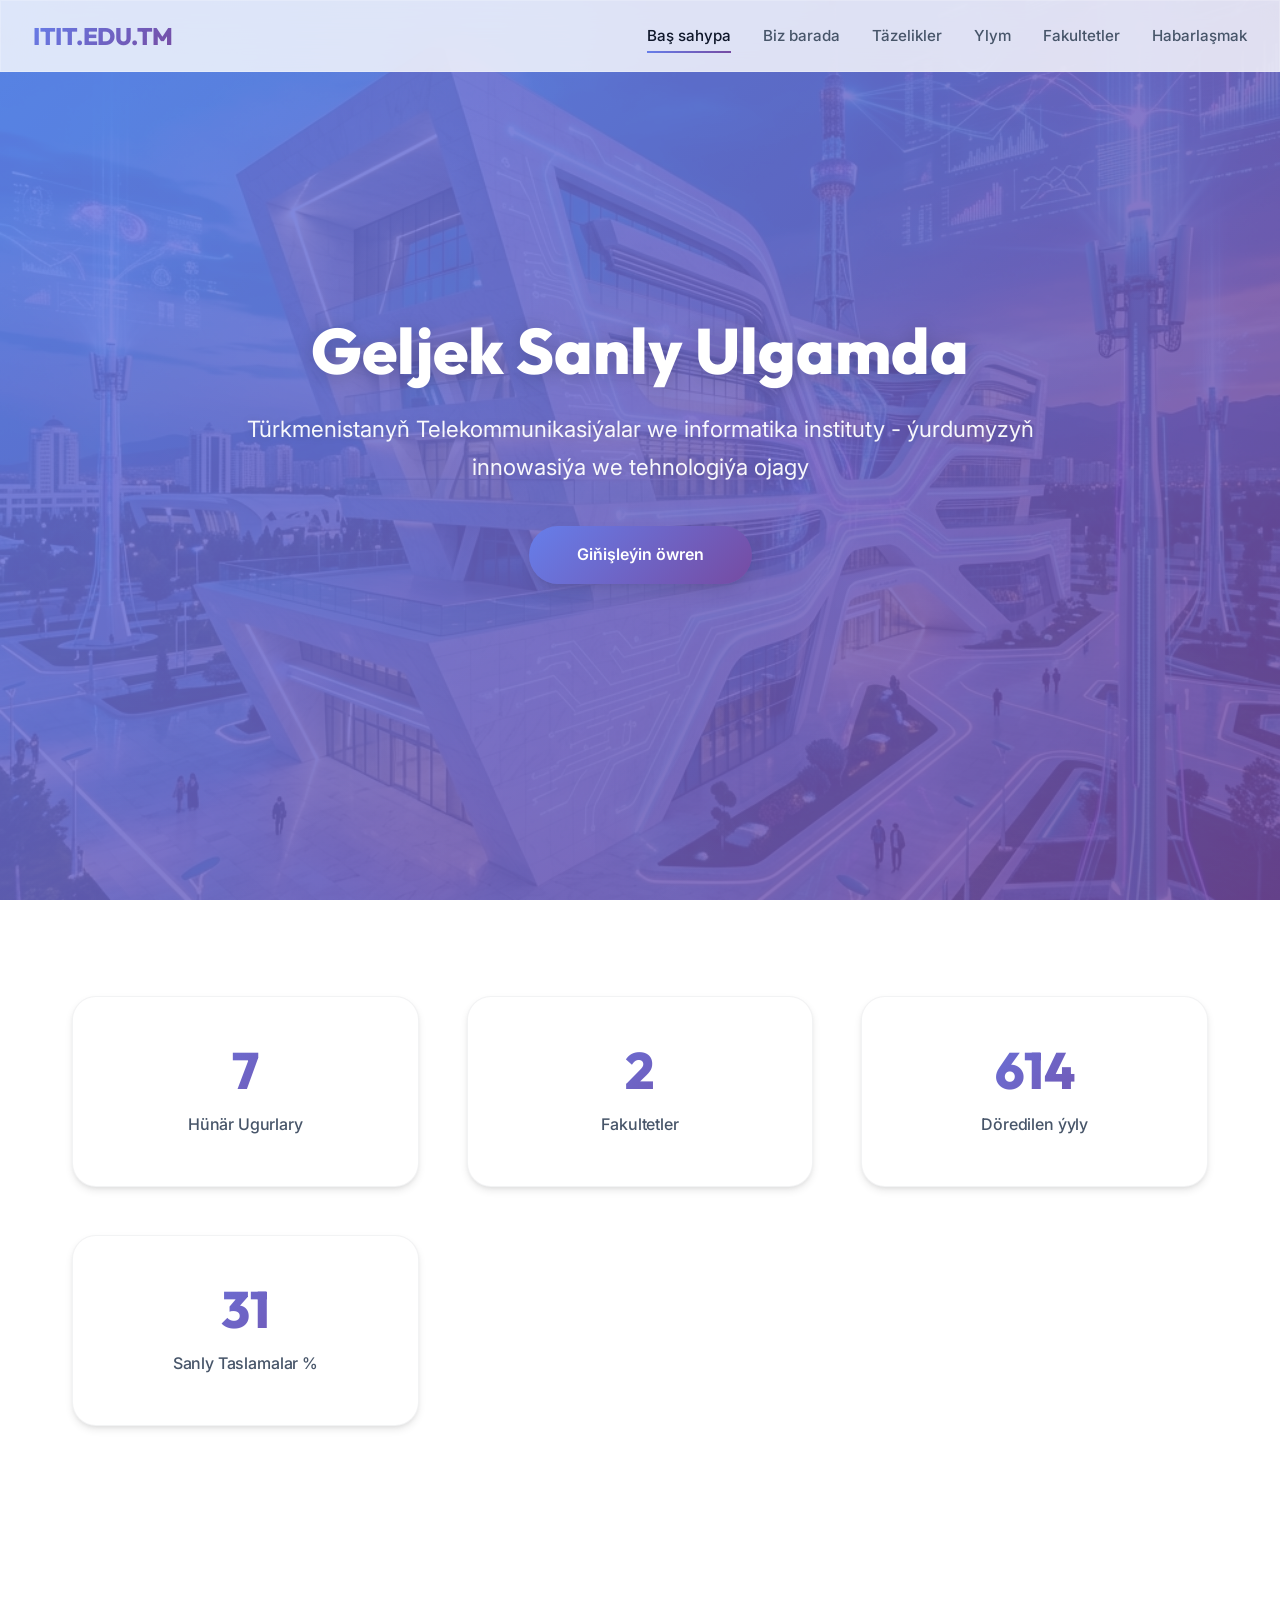
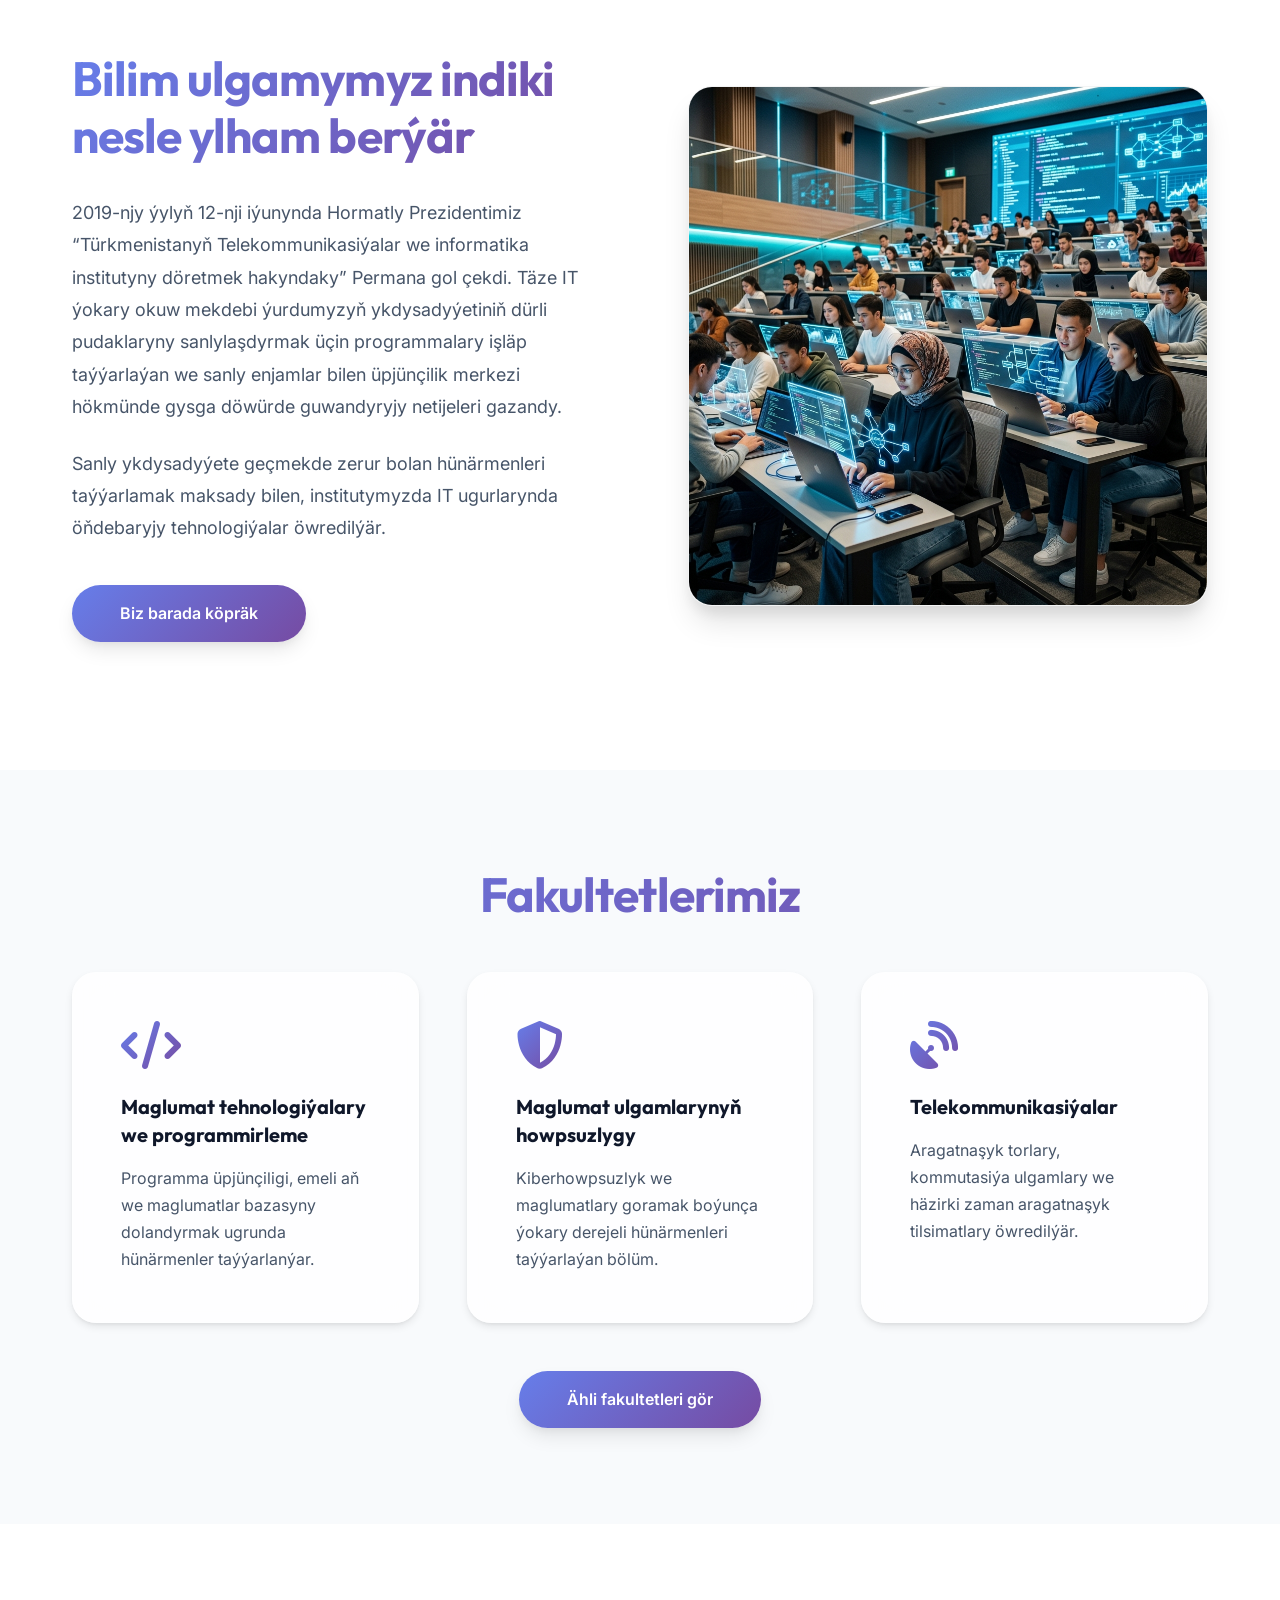
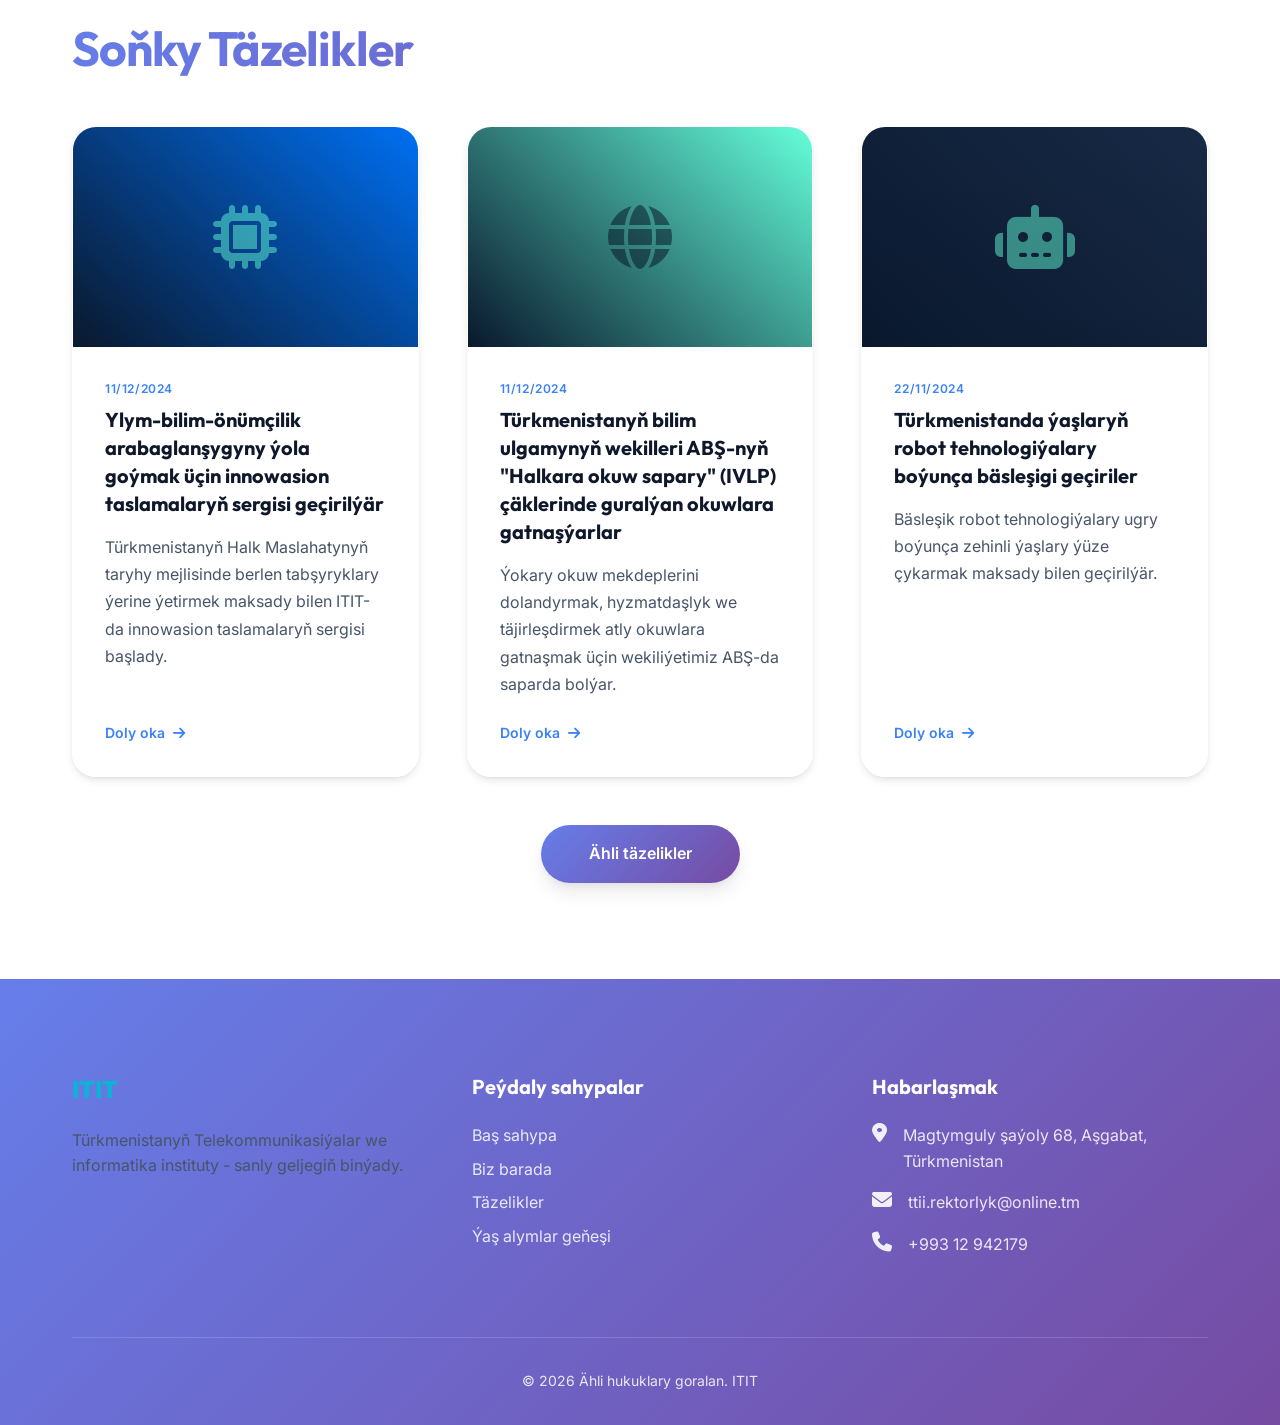
<file: index.html>
<!DOCTYPE html>
<html lang="tk">
<head>
    <meta charset="UTF-8">
    <meta name="viewport" content="width=device-width, initial-scale=1.0">
    <meta name="description" content="Türkmenistanyň Telekommunikasiýalar we informatika instituty - Ýurdumyzyň sanly ykdysadyýetini ösdürmek üçin IT hünärmenleri taýýarlaýan ýokary okuw mekdebi.">
    <title>Baş sahypa | ITIT</title>
    <link rel="stylesheet" href="style.css">
    <!-- Font Awesome for Icons -->
    <link rel="stylesheet" href="https://cdnjs.cloudflare.com/ajax/libs/font-awesome/6.4.0/css/all.min.css">
</head>
<body>
    <!-- Header / Navigation -->
    <header class="glass">
        <div class="nav-container">
            <a href="index.html" class="logo">ITIT.EDU.TM</a>
            
            <nav>
                <ul class="nav-links">
                    <li><a href="index.html" class="active">Baş sahypa</a></li>
                    <li><a href="about.html">Biz barada</a></li>
                    <li><a href="news.html">Täzelikler</a></li>
                    <li><a href="science.html">Ylym</a></li>
                    <li><a href="faculties.html">Fakultetler</a></li>
                    <li><a href="contact.html">Habarlaşmak</a></li>
                </ul>
            </nav>

            <button class="hamburger">
                <span class="bar"></span>
                <span class="bar"></span>
                <span class="bar"></span>
            </button>
        </div>
    </header>

    <!-- Hero Section -->
    <section class="hero" id="home">
        <div class="hero-bg"></div>
        <div class="hero-overlay"></div>
        <div class="hero-content">
            <h1 class="hero-title">Geljek Sanly Ulgamda</h1>
            <p class="hero-subtitle">Türkmenistanyň Telekommunikasiýalar we informatika instituty - ýurdumyzyň innowasiýa we tehnologiýa ojagy</p>
            <a href="about.html" class="btn btn-primary">Giňişleýin öwren</a>
        </div>
    </section>

    <!-- Stats Section -->
    <section class="stats-section">
        <div class="container">
            <div class="stats-grid">
                <div class="stat-item reveal">
                    <div class="stat-number" data-target="21">0</div>
                    <div class="stat-label">Hünär Ugurlary</div>
                </div>
                <div class="stat-item reveal" style="transition-delay: 0.2s">
                    <div class="stat-number" data-target="5">0</div>
                    <div class="stat-label">Fakultetler</div>
                </div>
                <div class="stat-item reveal" style="transition-delay: 0.4s">
                    <div class="stat-number" data-target="2019">0</div>
                    <div class="stat-label">Döredilen ýyly</div>
                </div>
                <div class="stat-item reveal" style="transition-delay: 0.6s">
                    <div class="stat-number" data-target="100">0</div>
                    <div class="stat-label">Sanly Taslamalar %</div>
                </div>
            </div>
        </div>
    </section>

    <!-- About Snippet Section -->
    <section class="about-section">
        <div class="container">
            <div class="about-content">
                <div class="about-text reveal-left">
                    <h2 class="section-title">Bilim ulgamymyz indiki nesle ylham berýär</h2>
                    <p>2019-njy ýylyň 12-nji iýunynda Hormatly Prezidentimiz “Türkmenistanyň Telekommunikasiýalar we informatika institutyny döretmek hakyndaky” Permana gol çekdi. Täze IT ýokary okuw mekdebi ýurdumyzyň ykdysadyýetiniň dürli pudaklaryny sanlylaşdyrmak üçin programmalary işläp taýýarlaýan we sanly enjamlar bilen üpjünçilik merkezi hökmünde gysga döwürde guwandyryjy netijeleri gazandy.</p>
                    <p>Sanly ykdysadyýete geçmekde zerur bolan hünärmenleri taýýarlamak maksady bilen, institutymyzda IT ugurlarynda öňdebaryjy tehnologiýalar öwredilýär.</p>
                    <a href="about.html" class="btn btn-primary" style="margin-top: 1rem;">Biz barada köpräk</a>
                </div>
                <div class="about-image-wrapper reveal-right">
                    <img src="images/about-section.png" alt="Talyplar IT laboratoriýasynda" class="about-image">
                </div>
            </div>
        </div>
    </section>

    <!-- Faculties Overview Section -->
    <section class="faculties-section">
        <div class="faculties-overlay"></div>
        <div class="container">
            <h2 class="section-title reveal" style="text-align: center; width: 100%;">Fakultetlerimiz</h2>
            
            <div class="faculties-grid">
                <a href="faculties.html" class="faculty-card glass reveal" style="transition-delay: 0.1s">
                    <i class="fa-solid fa-code faculty-icon"></i>
                    <h3 class="faculty-title">Maglumat tehnologiýalary we programmirleme</h3>
                    <p class="faculty-desc">Programma üpjünçiligi, emeli aň we maglumatlar bazasyny dolandyrmak ugrunda hünärmenler taýýarlanýar.</p>
                </a>
                
                <a href="faculties.html" class="faculty-card glass reveal" style="transition-delay: 0.2s">
                    <i class="fa-solid fa-shield-halved faculty-icon"></i>
                    <h3 class="faculty-title">Maglumat ulgamlarynyň howpsuzlygy</h3>
                    <p class="faculty-desc">Kiberhowpsuzlyk we maglumatlary goramak boýunça ýokary derejeli hünärmenleri taýýarlaýan bölüm.</p>
                </a>
                
                <a href="faculties.html" class="faculty-card glass reveal" style="transition-delay: 0.3s">
                    <i class="fa-solid fa-satellite-dish faculty-icon"></i>
                    <h3 class="faculty-title">Telekommunikasiýalar</h3>
                    <p class="faculty-desc">Aragatnaşyk torlary, kommutasiýa ulgamlary we häzirki zaman aragatnaşyk tilsimatlary öwredilýär.</p>
                </a>
            </div>
            
            <div style="text-align: center; margin-top: 3rem; position: relative; z-index: 1;" class="reveal">
                <a href="faculties.html" class="btn btn-primary">Ähli fakultetleri gör</a>
            </div>
        </div>
    </section>

    <!-- Latest News Section -->
    <section class="news-section">
        <div class="container">
            <h2 class="section-title reveal">Soňky Täzelikler</h2>
            
            <div class="news-grid">
                <div class="news-card glass reveal" style="transition-delay: 0.1s">
                    <div class="news-img-wrapper">
                        <!-- Placeholder for generic tech news image -->
                        <div style="width: 100%; height: 100%; background: linear-gradient(45deg, #0a1930, #0070f3); display: flex; align-items: center; justify-content: center;">
                            <i class="fa-solid fa-microchip" style="font-size: 4rem; color: rgba(100, 255, 218, 0.5);"></i>
                        </div>
                    </div>
                    <div class="news-content">
                        <div class="news-date">11/12/2024</div>
                        <h3 class="news-title">Ylym-bilim-önümçilik arabaglanşygyny ýola goýmak üçin innowasion taslamalaryň sergisi geçirilýär</h3>
                        <p class="news-excerpt">Türkmenistanyň Halk Maslahatynyň taryhy mejlisinde berlen tabşyryklary ýerine ýetirmek maksady bilen ITIT-da innowasion taslamalaryň sergisi başlady.</p>
                        <a href="news.html" class="news-link">Doly oka <i class="fa-solid fa-arrow-right"></i></a>
                    </div>
                </div>

                <div class="news-card glass reveal" style="transition-delay: 0.2s">
                    <div class="news-img-wrapper">
                        <div style="width: 100%; height: 100%; background: linear-gradient(45deg, #0a1930, #64ffda); display: flex; align-items: center; justify-content: center;">
                            <i class="fa-solid fa-globe" style="font-size: 4rem; color: rgba(4, 13, 33, 0.5);"></i>
                        </div>
                    </div>
                    <div class="news-content">
                        <div class="news-date">11/12/2024</div>
                        <h3 class="news-title">Türkmenistanyň bilim ulgamynyň wekilleri ABŞ-nyň "Halkara okuw sapary" (IVLP) çäklerinde guralýan okuwlara gatnaşýarlar</h3>
                        <p class="news-excerpt">Ýokary okuw mekdeplerini dolandyrmak, hyzmatdaşlyk we täjirleşdirmek atly okuwlara gatnaşmak üçin wekiliýetimiz ABŞ-da saparda bolýar.</p>
                        <a href="news.html" class="news-link">Doly oka <i class="fa-solid fa-arrow-right"></i></a>
                    </div>
                </div>

                <div class="news-card glass reveal" style="transition-delay: 0.3s">
                    <div class="news-img-wrapper">
                        <div style="width: 100%; height: 100%; background: linear-gradient(45deg, #0a1930, #172a45); display: flex; align-items: center; justify-content: center;">
                            <i class="fa-solid fa-robot" style="font-size: 4rem; color: rgba(100, 255, 218, 0.5);"></i>
                        </div>
                    </div>
                    <div class="news-content">
                        <div class="news-date">22/11/2024</div>
                        <h3 class="news-title">Türkmenistanda ýaşlaryň robot tehnologiýalary boýunça bäsleşigi geçiriler</h3>
                        <p class="news-excerpt">Bäsleşik robot tehnologiýalary ugry boýunça zehinli ýaşlary ýüze çykarmak maksady bilen geçirilýär.</p>
                        <a href="news.html" class="news-link">Doly oka <i class="fa-solid fa-arrow-right"></i></a>
                    </div>
                </div>
            </div>
            
            <div style="text-align: center; margin-top: 3rem;" class="reveal">
                <a href="news.html" class="btn btn-primary">Ähli täzelikler</a>
            </div>
        </div>
    </section>

    <!-- Footer -->
    <footer>
        <div class="container">
            <div class="footer-content">
                <div class="footer-col">
                    <h3 style="color: var(--accent-cyan); font-family: 'Outfit', sans-serif; font-size: 1.5rem; font-weight: 800;">ITIT</h3>
                    <p style="color: var(--text-secondary); margin-top: 1rem;">Türkmenistanyň Telekommunikasiýalar we informatika instituty - sanly geljegiň binýady.</p>
                </div>
                
                <div class="footer-col">
                    <h3>Peýdaly sahypalar</h3>
                    <ul class="footer-links">
                        <li><a href="index.html">Baş sahypa</a></li>
                        <li><a href="about.html">Biz barada</a></li>
                        <li><a href="news.html">Täzelikler</a></li>
                        <li><a href="science.html">Ýaş alymlar geňeşi</a></li>
                    </ul>
                </div>
                
                <div class="footer-col">
                    <h3>Habarlaşmak</h3>
                    <ul class="contact-info footer-links">
                        <li>
                            <i class="fa-solid fa-location-dot"></i>
                            <span>Magtymguly şaýoly 68, Aşgabat, Türkmenistan</span>
                        </li>
                        <li>
                            <i class="fa-solid fa-envelope"></i>
                            <a href="mailto:ttii.rektorlyk@online.tm">ttii.rektorlyk@online.tm</a>
                        </li>
                        <li>
                            <i class="fa-solid fa-phone"></i>
                            <a href="tel:+99312942179">+993 12 942179</a>
                        </li>
                    </ul>
                </div>
            </div>
            
            <div class="footer-bottom">
                <p>&copy; <script>document.write(new Date().getFullYear())</script> Ähli hukuklary goralan. ITIT</p>
            </div>
        </div>
    </footer>

    <script src="script.js"></script>
</body>
</html>
</file>
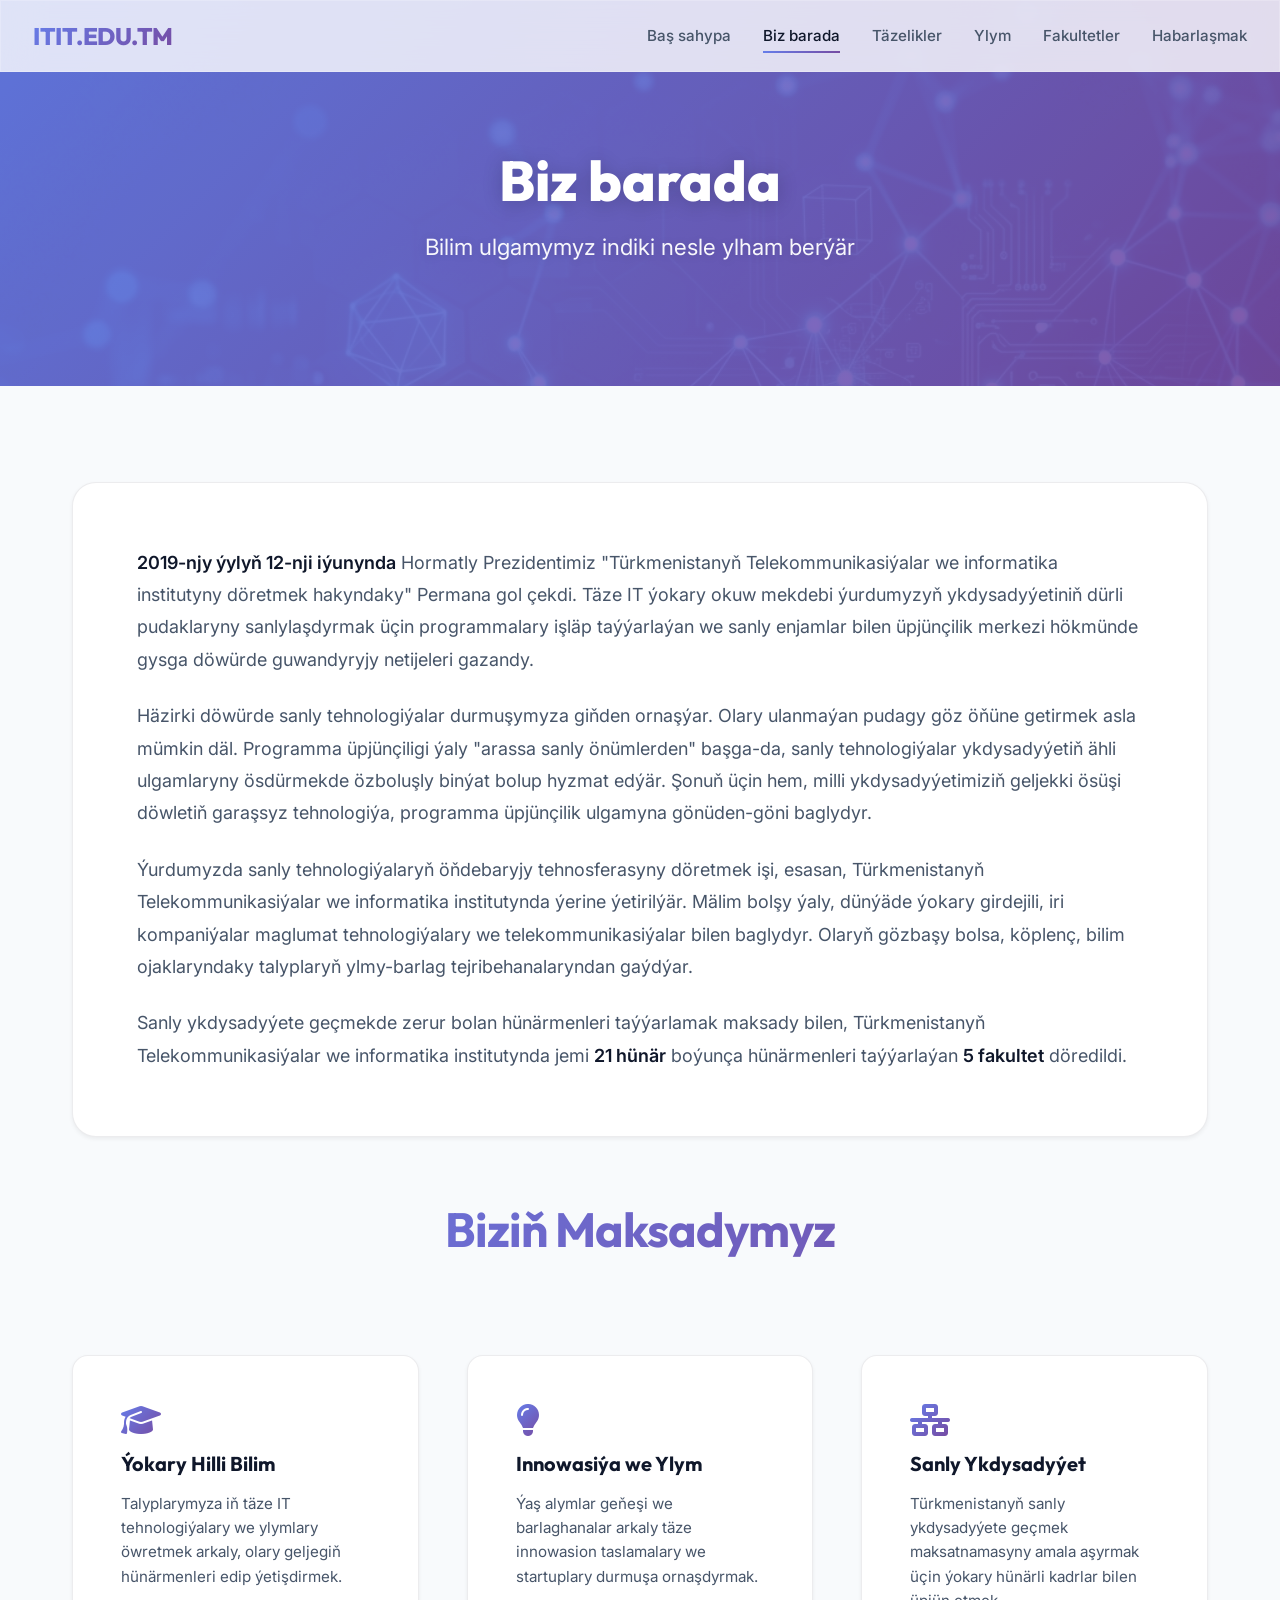
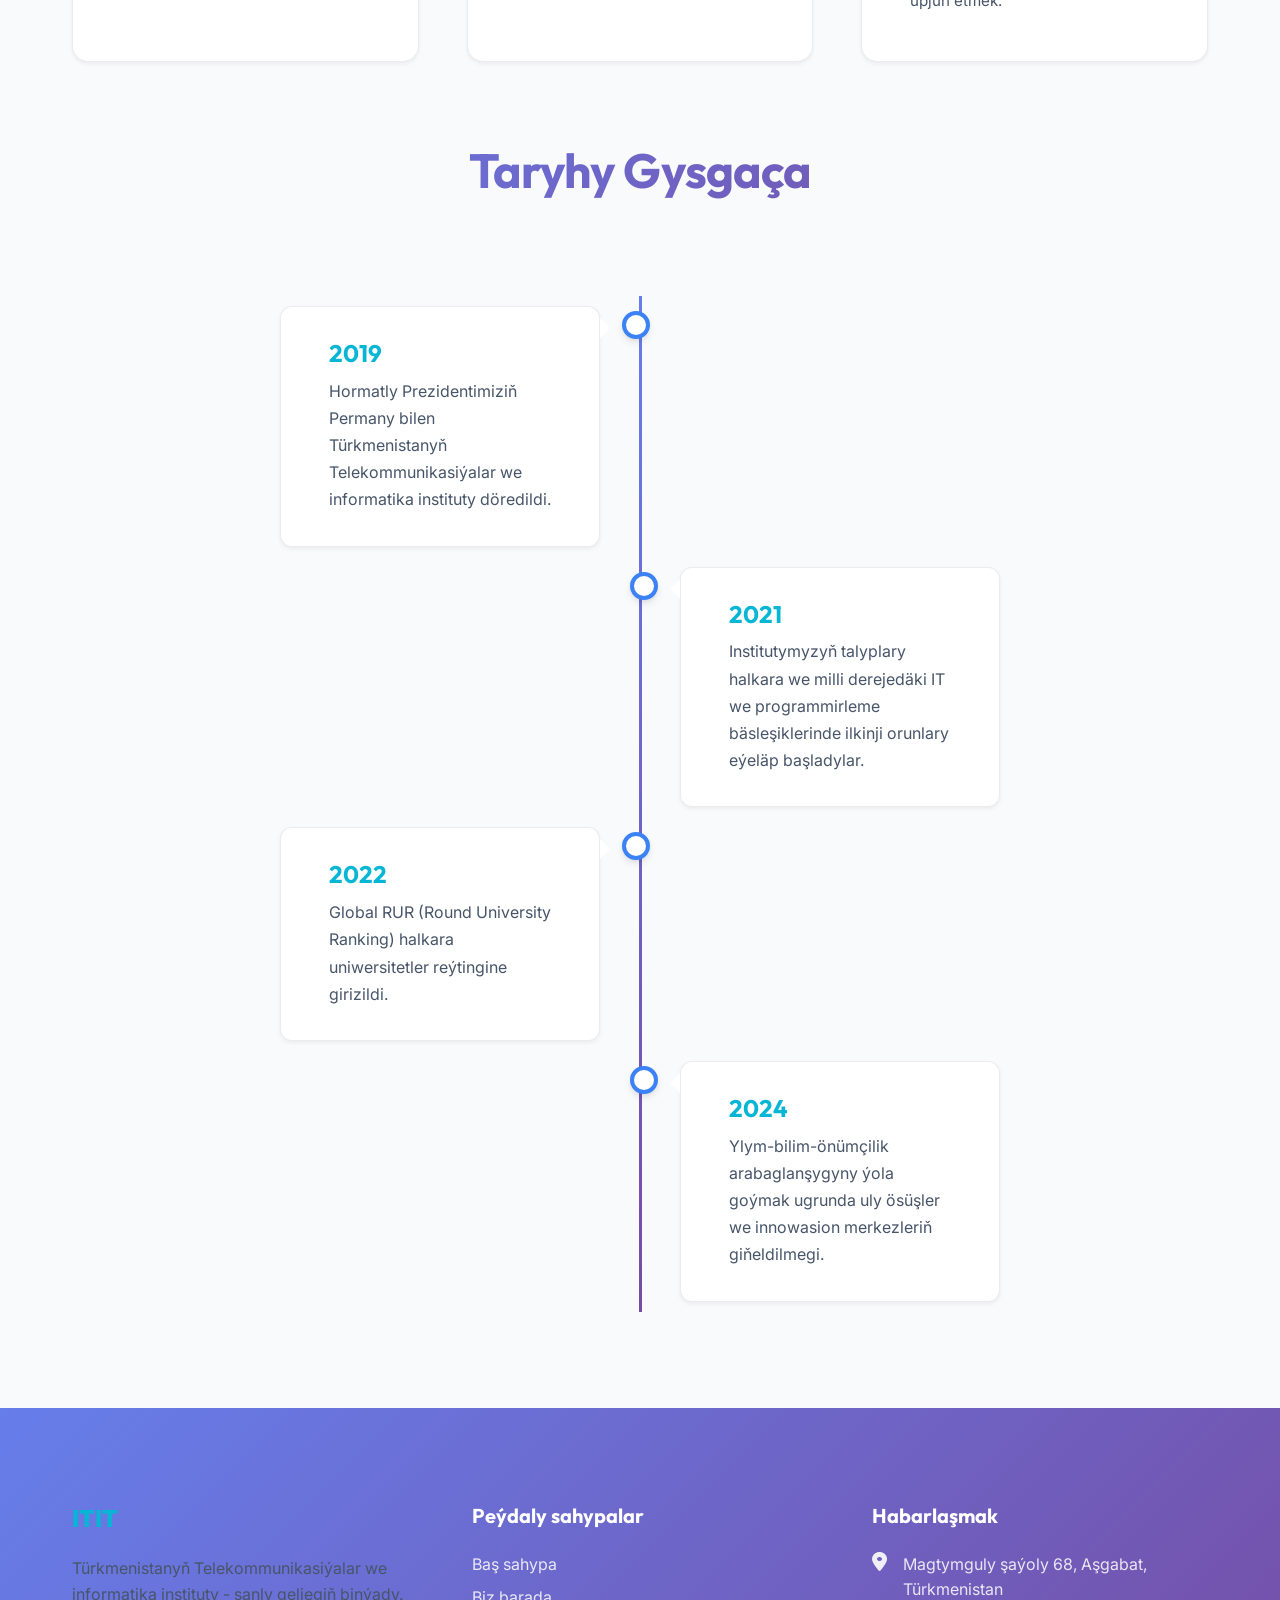
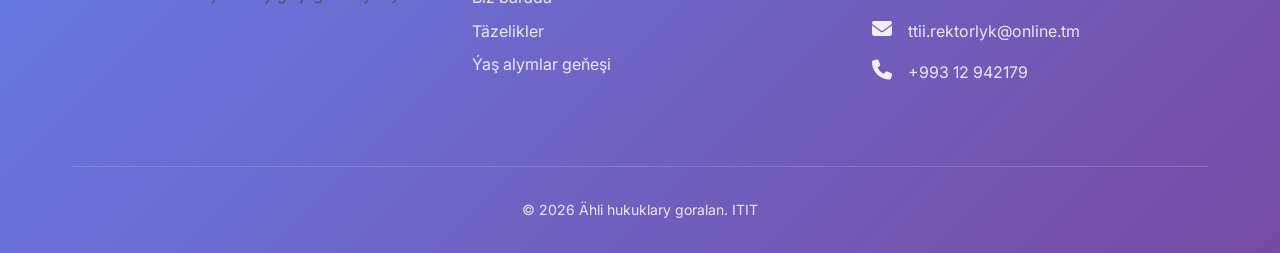
<file: about.html>
<!DOCTYPE html>
<html lang="tk">
<head>
    <meta charset="UTF-8">
    <meta name="viewport" content="width=device-width, initial-scale=1.0">
    <meta name="description" content="Türkmenistanyň Telekommunikasiýalar we informatika instituty - Biz barada">
    <title>Biz barada | ITIT</title>
    <link rel="stylesheet" href="style.css">
    <link rel="stylesheet" href="https://cdnjs.cloudflare.com/ajax/libs/font-awesome/6.4.0/css/all.min.css">
</head>
<body>
    <!-- Header -->
    <header class="glass">
        <div class="nav-container">
            <a href="index.html" class="logo">ITIT.EDU.TM</a>
            
            <nav>
                <ul class="nav-links">
                    <li><a href="index.html">Baş sahypa</a></li>
                    <li><a href="about.html" class="active">Biz barada</a></li>
                    <li><a href="news.html">Täzelikler</a></li>
                    <li><a href="science.html">Ylym</a></li>
                    <li><a href="faculties.html">Fakultetler</a></li>
                    <li><a href="contact.html">Habarlaşmak</a></li>
                </ul>
            </nav>

            <button class="hamburger">
                <span class="bar"></span>
                <span class="bar"></span>
                <span class="bar"></span>
            </button>
        </div>
    </header>

    <!-- Page Header -->
    <div class="page-header">
        <div class="container">
            <h1 class="hero-title" style="font-size: 3.5rem; margin-bottom: 1rem; animation-delay: 0.2s;">Biz barada</h1>
            <p class="hero-subtitle" style="animation-delay: 0.4s;">Bilim ulgamymyz indiki nesle ylham berýär</p>
        </div>
    </div>

    <!-- Main Content -->
    <section class="content-section">
        <div class="container">
            <div class="text-block reveal">
                <p><strong>2019-njy ýylyň 12-nji iýunynda</strong> Hormatly Prezidentimiz "Türkmenistanyň Telekommunikasiýalar we informatika institutyny döretmek hakyndaky" Permana gol çekdi. Täze IT ýokary okuw mekdebi ýurdumyzyň ykdysadyýetiniň dürli pudaklaryny sanlylaşdyrmak üçin programmalary işläp taýýarlaýan we sanly enjamlar bilen üpjünçilik merkezi hökmünde gysga döwürde guwandyryjy netijeleri gazandy.</p>
                
                <p>Häzirki döwürde sanly tehnologiýalar durmuşymyza giňden ornaşýar. Olary ulanmaýan pudagy göz öňüne getirmek asla mümkin däl. Programma üpjünçiligi ýaly "arassa sanly önümlerden" başga-da, sanly tehnologiýalar ykdysadyýetiň ähli ulgamlaryny ösdürmekde özboluşly binýat bolup hyzmat edýär. Şonuň üçin hem, milli ykdysadyýetimiziň geljekki ösüşi döwletiň garaşsyz tehnologiýa, programma üpjünçilik ulgamyna gönüden-göni baglydyr.</p>
                
                <p>Ýurdumyzda sanly tehnologiýalaryň öňdebaryjy tehnosferasyny döretmek işi, esasan, Türkmenistanyň Telekommunikasiýalar we informatika institutynda ýerine ýetirilýär. Mälim bolşy ýaly, dünýäde ýokary girdejili, iri kompaniýalar maglumat tehnologiýalary we telekommunikasiýalar bilen baglydyr. Olaryň gözbaşy bolsa, köplenç, bilim ojaklaryndaky talyplaryň ylmy-barlag tejribehanalaryndan gaýdýar.</p>
                
                <p>Sanly ykdysadyýete geçmekde zerur bolan hünärmenleri taýýarlamak maksady bilen, Türkmenistanyň Telekommunikasiýalar we informatika institutynda jemi <strong>21 hünär</strong> boýunça hünärmenleri taýýarlaýan <strong>5 fakultet</strong> döredildi.</p>
            </div>

            <h2 class="section-title reveal" style="text-align: center; width: 100%; margin-top: 2rem;">Biziň Maksadymyz</h2>
            
            <div class="features-grid">
                <div class="feature-card reveal" style="transition-delay: 0.1s;">
                    <i class="fa-solid fa-graduation-cap feature-icon"></i>
                    <h3 class="feature-title">Ýokary Hilli Bilim</h3>
                    <p style="color: var(--text-secondary); font-size: 0.95rem;">Talyplarymyza iň täze IT tehnologiýalary we ylymlary öwretmek arkaly, olary geljegiň hünärmenleri edip ýetişdirmek.</p>
                </div>
                
                <div class="feature-card reveal" style="transition-delay: 0.2s;">
                    <i class="fa-solid fa-lightbulb feature-icon"></i>
                    <h3 class="feature-title">Innowasiýa we Ylym</h3>
                    <p style="color: var(--text-secondary); font-size: 0.95rem;">Ýaş alymlar geňeşi we barlaghanalar arkaly täze innowasion taslamalary we startuplary durmuşa ornaşdyrmak.</p>
                </div>
                
                <div class="feature-card reveal" style="transition-delay: 0.3s;">
                    <i class="fa-solid fa-network-wired feature-icon"></i>
                    <h3 class="feature-title">Sanly Ykdysadyýet</h3>
                    <p style="color: var(--text-secondary); font-size: 0.95rem;">Türkmenistanyň sanly ykdysadyýete geçmek maksatnamasyny amala aşyrmak üçin ýokary hünärli kadrlar bilen üpjün etmek.</p>
                </div>
            </div>
            
            <h2 class="section-title reveal" style="text-align: center; width: 100%; margin-top: 5rem;">Taryhy Gysgaça</h2>
            <div class="timeline reveal">
                <div class="timeline-item left">
                    <div class="timeline-content">
                        <h3 style="color: var(--accent-cyan);">2019</h3>
                        <p style="color: var(--text-secondary); margin-top: 10px;">Hormatly Prezidentimiziň Permany bilen Türkmenistanyň Telekommunikasiýalar we informatika instituty döredildi.</p>
                    </div>
                </div>
                <div class="timeline-item right">
                    <div class="timeline-content">
                        <h3 style="color: var(--accent-cyan);">2021</h3>
                        <p style="color: var(--text-secondary); margin-top: 10px;">Institutymyzyň talyplary halkara we milli derejedäki IT we programmirleme bäsleşiklerinde ilkinji orunlary eýeläp başladylar.</p>
                    </div>
                </div>
                <div class="timeline-item left">
                    <div class="timeline-content">
                        <h3 style="color: var(--accent-cyan);">2022</h3>
                        <p style="color: var(--text-secondary); margin-top: 10px;">Global RUR (Round University Ranking) halkara uniwersitetler reýtingine girizildi.</p>
                    </div>
                </div>
                <div class="timeline-item right">
                    <div class="timeline-content">
                        <h3 style="color: var(--accent-cyan);">2024</h3>
                        <p style="color: var(--text-secondary); margin-top: 10px;">Ylym-bilim-önümçilik arabaglanşygyny ýola goýmak ugrunda uly ösüşler we innowasion merkezleriň giňeldilmegi.</p>
                    </div>
                </div>
            </div>

        </div>
    </section>

    <!-- Footer -->
    <footer>
        <div class="container">
            <div class="footer-content">
                <div class="footer-col">
                    <h3 style="color: var(--accent-cyan); font-family: 'Outfit', sans-serif; font-size: 1.5rem; font-weight: 800;">ITIT</h3>
                    <p style="color: var(--text-secondary); margin-top: 1rem;">Türkmenistanyň Telekommunikasiýalar we informatika instituty - sanly geljegiň binýady.</p>
                </div>
                
                <div class="footer-col">
                    <h3>Peýdaly sahypalar</h3>
                    <ul class="footer-links">
                        <li><a href="index.html">Baş sahypa</a></li>
                        <li><a href="about.html">Biz barada</a></li>
                        <li><a href="news.html">Täzelikler</a></li>
                        <li><a href="science.html">Ýaş alymlar geňeşi</a></li>
                    </ul>
                </div>
                
                <div class="footer-col">
                    <h3>Habarlaşmak</h3>
                    <ul class="contact-info footer-links">
                        <li>
                            <i class="fa-solid fa-location-dot"></i>
                            <span>Magtymguly şaýoly 68, Aşgabat, Türkmenistan</span>
                        </li>
                        <li>
                            <i class="fa-solid fa-envelope"></i>
                            <a href="mailto:ttii.rektorlyk@online.tm">ttii.rektorlyk@online.tm</a>
                        </li>
                        <li>
                            <i class="fa-solid fa-phone"></i>
                            <a href="tel:+99312942179">+993 12 942179</a>
                        </li>
                    </ul>
                </div>
            </div>
            
            <div class="footer-bottom">
                <p>&copy; <script>document.write(new Date().getFullYear())</script> Ähli hukuklary goralan. ITIT</p>
            </div>
        </div>
    </footer>

    <script src="script.js"></script>
</body>
</html>
</file>
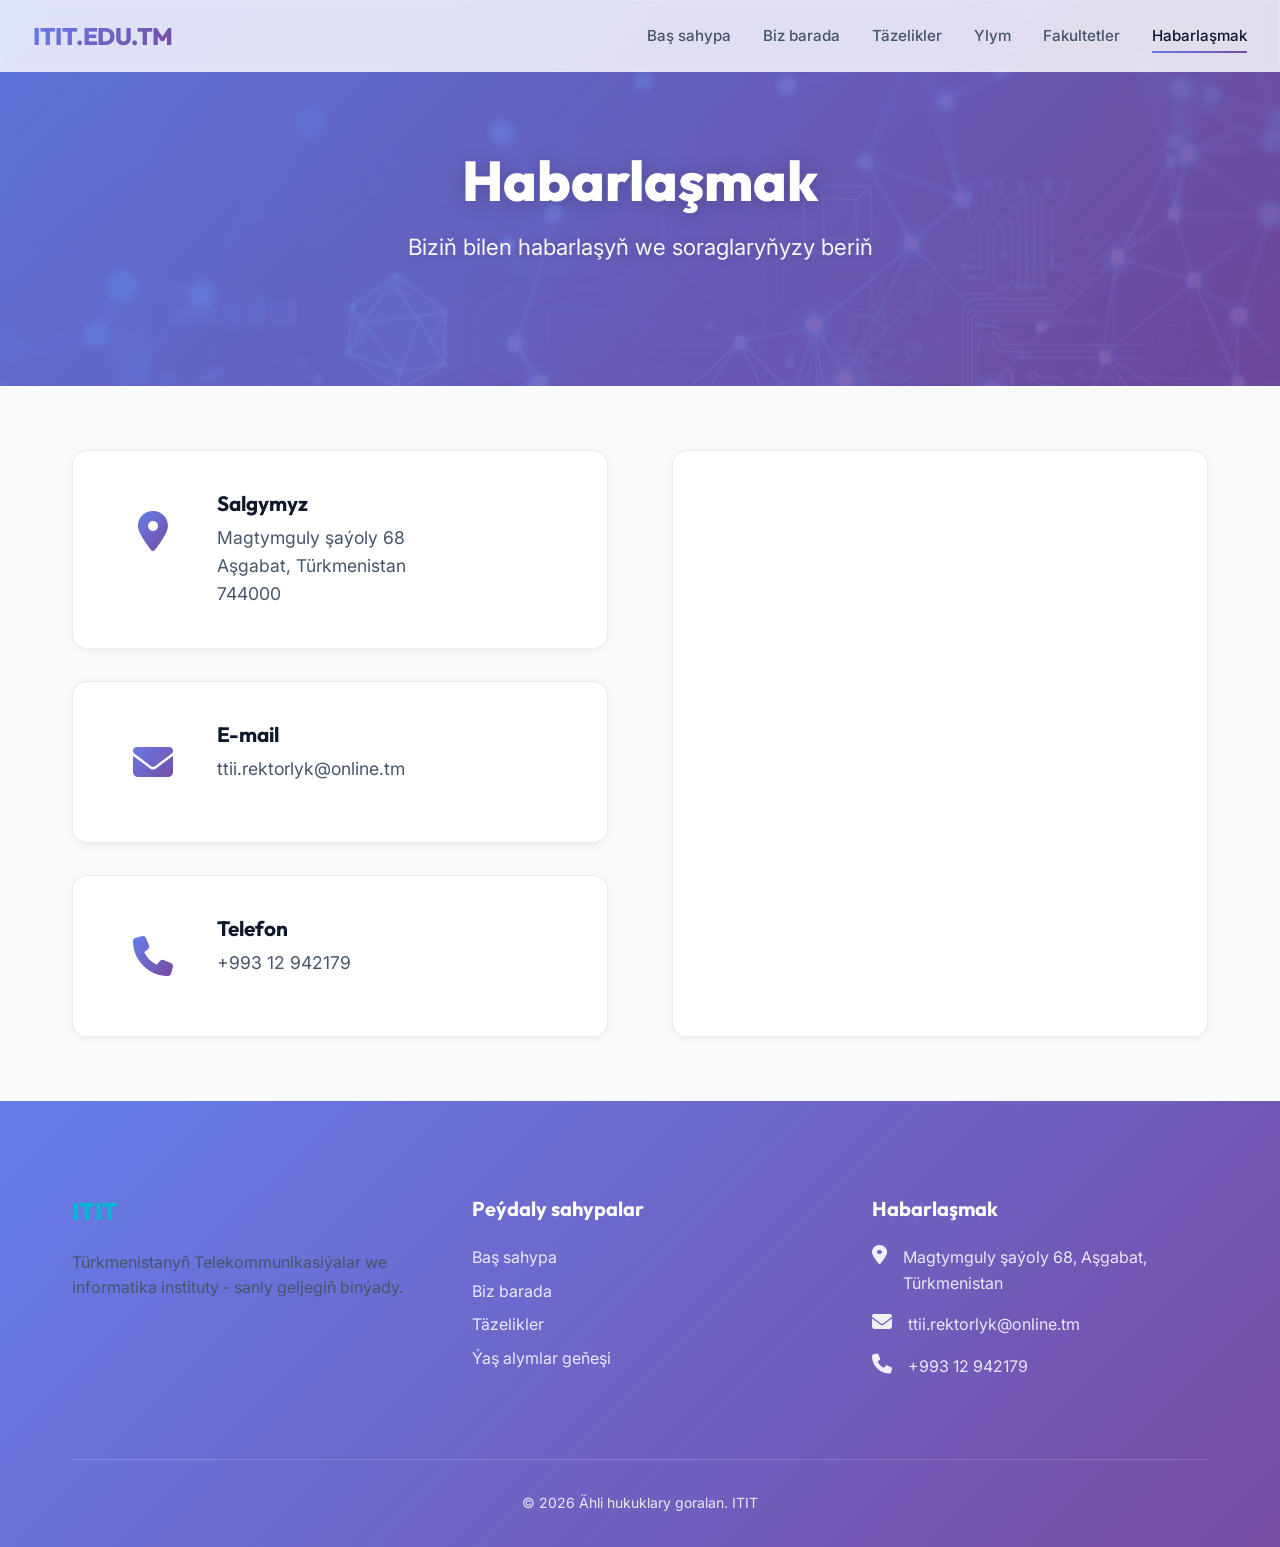
<file: contact.html>
<!DOCTYPE html>
<html lang="tk">
<head>
    <meta charset="UTF-8">
    <meta name="viewport" content="width=device-width, initial-scale=1.0">
    <meta name="description" content="Türkmenistanyň Telekommunikasiýalar we informatika instituty bilen habarlaşmak üçin maglumatlar.">
    <title>Habarlaşmak | ITIT</title>
    <link rel="stylesheet" href="style.css">
    <link rel="stylesheet" href="https://cdnjs.cloudflare.com/ajax/libs/font-awesome/6.4.0/css/all.min.css">
    <style>
        .contact-section {
            padding: 4rem 0;
            background: var(--bg-secondary);
            position: relative;
        }

        .contact-overlay {
            display: none;
        }

        .contact-container {
            display: grid;
            grid-template-columns: 1fr 1fr;
            gap: 4rem;
            position: relative;
            z-index: 1;
        }

        .contact-info-cards {
            display: flex;
            flex-direction: column;
            gap: 2rem;
        }

        .contact-card {
            background: white;
            border: 1px solid rgba(15, 23, 42, 0.08);
            padding: 2.5rem;
            border-radius: 15px;
            display: flex;
            align-items: flex-start;
            gap: 1.5rem;
            transition: all 0.3s ease;
            box-shadow: 0 2px 8px rgba(0, 0, 0, 0.05);
        }

        .contact-card:hover {
            transform: translateY(-5px);
            box-shadow: 0 10px 25px rgba(0, 0, 0, 0.1);
            border-color: rgba(102, 126, 234, 0.3);
        }

        .contact-icon {
            font-size: 2.5rem;
            background: var(--gradient-primary);
            -webkit-background-clip: text;
            -webkit-text-fill-color: transparent;
            background-clip: text;
            width: 80px;
            height: 80px;
            display: flex;
            align-items: center;
            justify-content: center;
            border-radius: 50%;
            flex-shrink: 0;
            background-color: rgba(102, 126, 234, 0.1);
            background-image: none;
        }

        .contact-icon i {
            background: var(--gradient-primary);
            -webkit-background-clip: text;
            -webkit-text-fill-color: transparent;
            background-clip: text;
        }

        .contact-details h3 {
            font-size: 1.3rem;
            margin-bottom: 0.5rem;
            color: var(--text-primary);
        }

        .contact-details p, .contact-details a {
            color: var(--text-secondary);
            font-size: 1.1rem;
            line-height: 1.6;
            transition: color 0.3s ease;
        }

        .contact-details a:hover {
            color: var(--accent-blue);
        }

        .map-container {
            background: white;
            border: 1px solid rgba(15, 23, 42, 0.08);
            border-radius: 15px;
            overflow: hidden;
            height: 100%;
            min-height: 500px;
            position: relative;
            box-shadow: 0 2px 8px rgba(0, 0, 0, 0.05);
        }

        @media (max-width: 968px) {
            .contact-container {
                grid-template-columns: 1fr;
            }
            .map-container {
                height: 400px;
                min-height: 400px;
            }
        }
    </style>
</head>
<body>
    <!-- Header -->
    <header class="glass">
        <div class="nav-container">
            <a href="index.html" class="logo">ITIT.EDU.TM</a>
            
            <nav>
                <ul class="nav-links">
                    <li><a href="index.html">Baş sahypa</a></li>
                    <li><a href="about.html">Biz barada</a></li>
                    <li><a href="news.html">Täzelikler</a></li>
                    <li><a href="science.html">Ylym</a></li>
                    <li><a href="faculties.html">Fakultetler</a></li>
                    <li><a href="contact.html" class="active">Habarlaşmak</a></li>
                </ul>
            </nav>

            <button class="hamburger">
                <span class="bar"></span>
                <span class="bar"></span>
                <span class="bar"></span>
            </button>
        </div>
    </header>

    <!-- Page Header -->
    <div class="page-header">
        <div class="container">
            <h1 class="hero-title" style="font-size: 3.5rem; margin-bottom: 1rem; animation-delay: 0.2s;">Habarlaşmak</h1>
            <p class="hero-subtitle" style="animation-delay: 0.4s;">Biziň bilen habarlaşyň we soraglaryňyzy beriň</p>
        </div>
    </div>

    <!-- Main Content -->
    <section class="contact-section">
        <div class="contact-overlay"></div>
        <div class="container">
            <div class="contact-container">
                
                <div class="contact-info-cards">
                    <div class="contact-card reveal">
                        <div class="contact-icon">
                            <i class="fa-solid fa-location-dot"></i>
                        </div>
                        <div class="contact-details">
                            <h3>Salgymyz</h3>
                            <p>Magtymguly şaýoly 68<br>Aşgabat, Türkmenistan<br>744000</p>
                        </div>
                    </div>

                    <div class="contact-card reveal" style="transition-delay: 0.1s;">
                        <div class="contact-icon">
                            <i class="fa-solid fa-envelope"></i>
                        </div>
                        <div class="contact-details">
                            <h3>E-mail</h3>
                            <a href="mailto:ttii.rektorlyk@online.tm">ttii.rektorlyk@online.tm</a>
                        </div>
                    </div>

                    <div class="contact-card reveal" style="transition-delay: 0.2s;">
                        <div class="contact-icon">
                            <i class="fa-solid fa-phone"></i>
                        </div>
                        <div class="contact-details">
                            <h3>Telefon</h3>
                            <a href="tel:+99312942179">+993 12 942179</a>
                        </div>
                    </div>
                </div>

                <div class="map-container reveal-right">
                    <iframe 
                        src="https://www.google.com/maps/embed?pb=!1m18!1m12!1m3!1d3148.8361672891637!2d58.37763731531766!3d37.92708797973918!2m3!1f0!2f0!3f0!3m2!1i1024!2i768!4f13.1!3m3!1m2!1s0x3f700103c79194e9%3A0x7d6e5c5d5e5e5e5e!2sMagtymguly%20Avenue%2C%20Ashgabat%2C%20Turkmenistan!5e0!3m2!1sen!2s!4v1234567890123!5m2!1sen!2s" 
                        width="100%" 
                        height="100%" 
                        style="border:0; border-radius: 15px;" 
                        allowfullscreen="" 
                        loading="lazy" 
                        referrerpolicy="no-referrer-when-downgrade"
                        title="ITIT Location Map">
                    </iframe>
                </div>

            </div>
        </div>
    </section>

    <!-- Footer -->
    <footer>
        <div class="container">
            <div class="footer-content">
                <div class="footer-col">
                    <h3 style="color: var(--accent-cyan); font-family: 'Outfit', sans-serif; font-size: 1.5rem; font-weight: 800;">ITIT</h3>
                    <p style="color: var(--text-secondary); margin-top: 1rem;">Türkmenistanyň Telekommunikasiýalar we informatika instituty - sanly geljegiň binýady.</p>
                </div>
                
                <div class="footer-col">
                    <h3>Peýdaly sahypalar</h3>
                    <ul class="footer-links">
                        <li><a href="index.html">Baş sahypa</a></li>
                        <li><a href="about.html">Biz barada</a></li>
                        <li><a href="news.html">Täzelikler</a></li>
                        <li><a href="science.html">Ýaş alymlar geňeşi</a></li>
                    </ul>
                </div>
                
                <div class="footer-col">
                    <h3>Habarlaşmak</h3>
                    <ul class="contact-info footer-links">
                        <li>
                            <i class="fa-solid fa-location-dot"></i>
                            <span>Magtymguly şaýoly 68, Aşgabat, Türkmenistan</span>
                        </li>
                        <li>
                            <i class="fa-solid fa-envelope"></i>
                            <a href="mailto:ttii.rektorlyk@online.tm">ttii.rektorlyk@online.tm</a>
                        </li>
                        <li>
                            <i class="fa-solid fa-phone"></i>
                            <a href="tel:+99312942179">+993 12 942179</a>
                        </li>
                    </ul>
                </div>
            </div>
            
            <div class="footer-bottom">
                <p>&copy; <script>document.write(new Date().getFullYear())</script> Ähli hukuklary goralan. ITIT</p>
            </div>
        </div>
    </footer>

    <script src="script.js"></script>
</body>
</html>
</file>
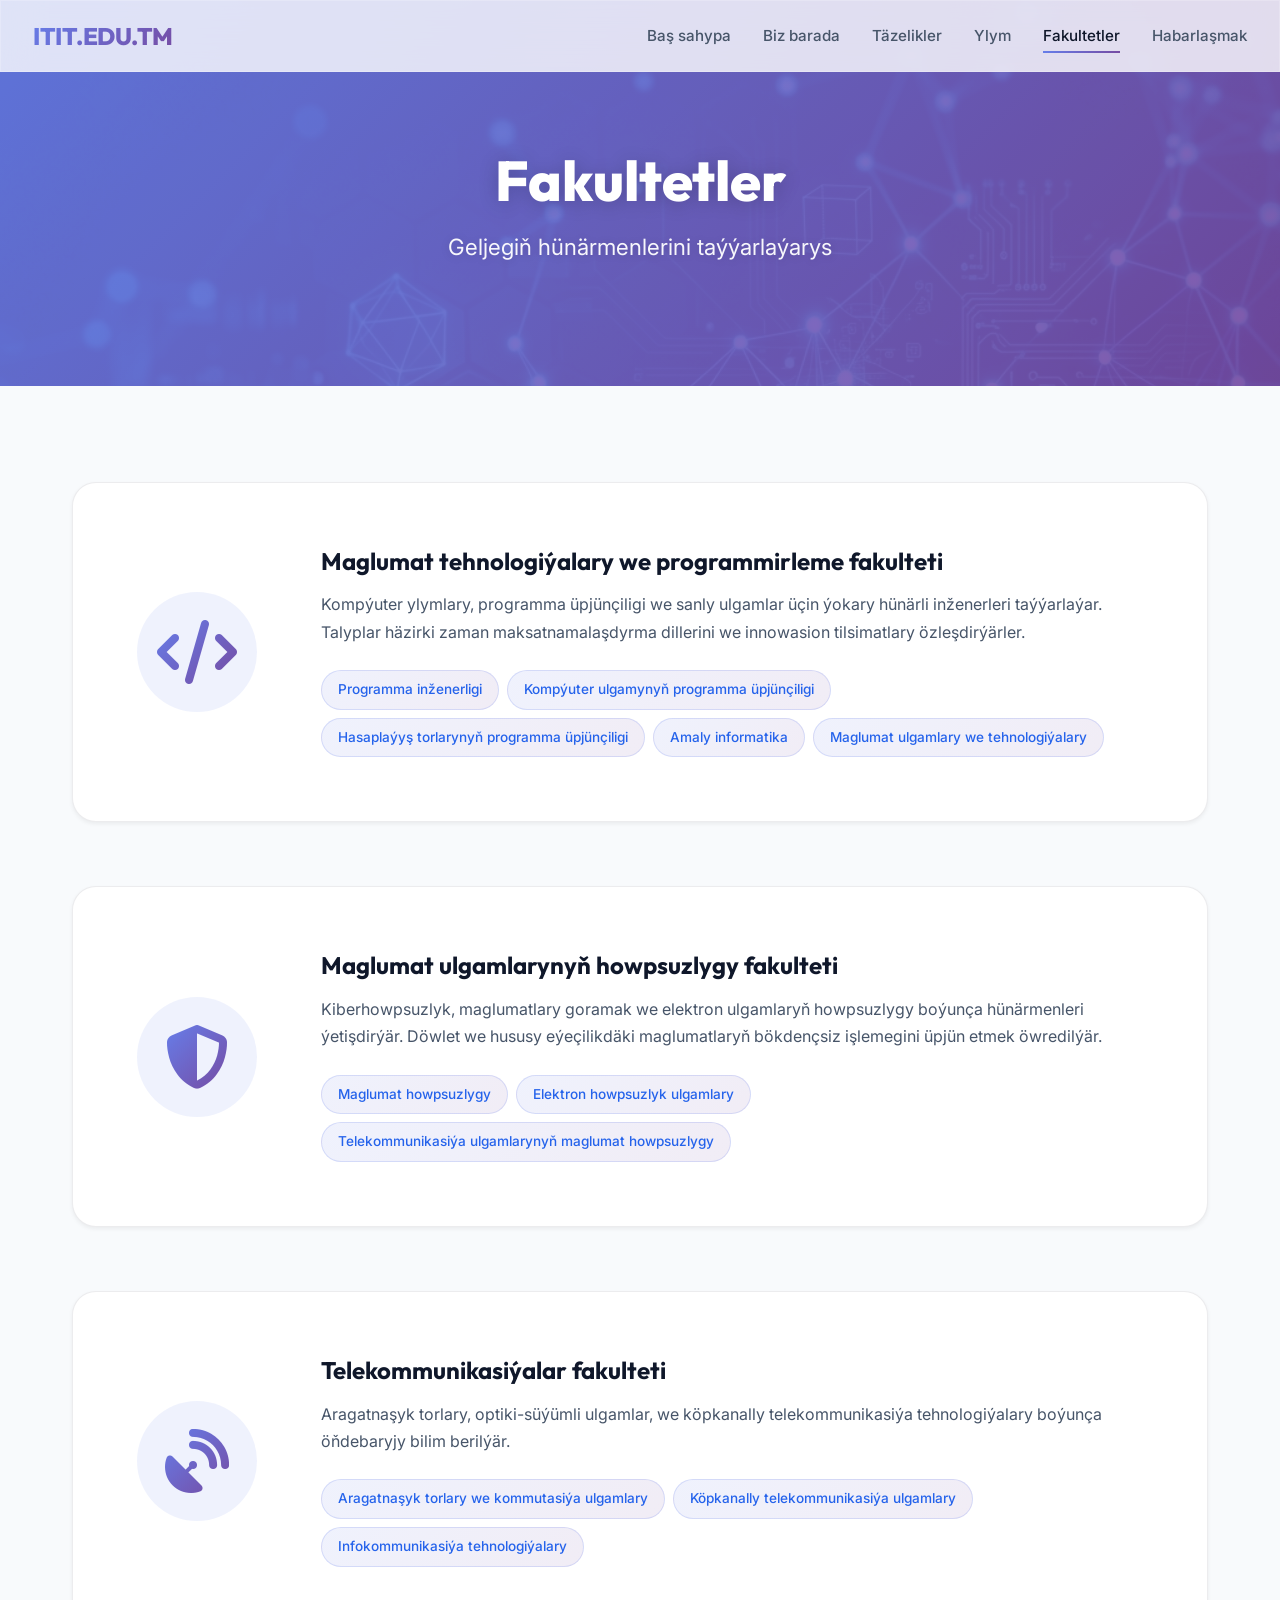
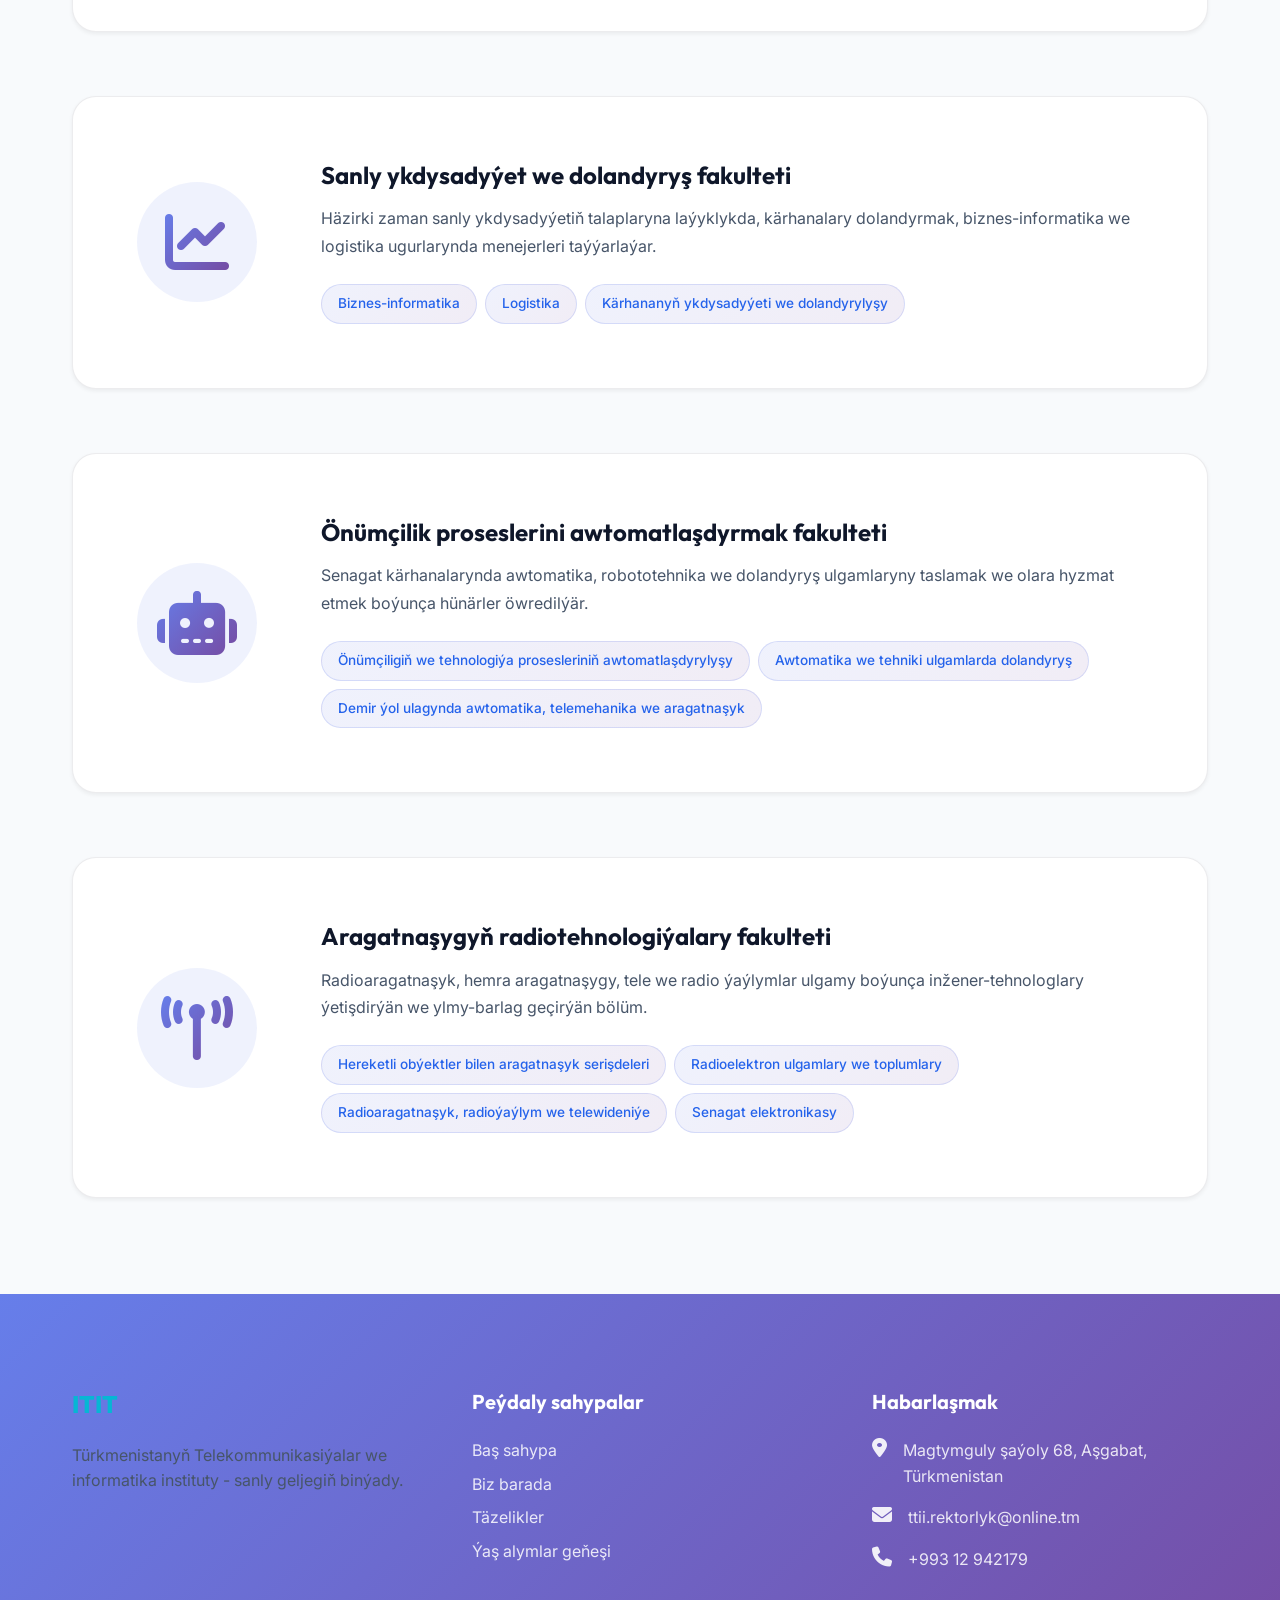
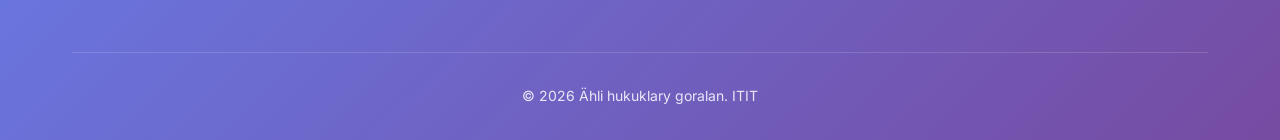
<file: faculties.html>
<!DOCTYPE html>
<html lang="tk">
<head>
    <meta charset="UTF-8">
    <meta name="viewport" content="width=device-width, initial-scale=1.0">
    <meta name="description" content="Türkmenistanyň Telekommunikasiýalar we informatika instituty - Fakultetler we hünärler">
    <title>Fakultetler | ITIT</title>
    <link rel="stylesheet" href="style.css">
    <link rel="stylesheet" href="https://cdnjs.cloudflare.com/ajax/libs/font-awesome/6.4.0/css/all.min.css">
</head>
<body>
    <!-- Header -->
    <header class="glass">
        <div class="nav-container">
            <a href="index.html" class="logo">ITIT.EDU.TM</a>
            
            <nav>
                <ul class="nav-links">
                    <li><a href="index.html">Baş sahypa</a></li>
                    <li><a href="about.html">Biz barada</a></li>
                    <li><a href="news.html">Täzelikler</a></li>
                    <li><a href="science.html">Ylym</a></li>
                    <li><a href="faculties.html" class="active">Fakultetler</a></li>
                    <li><a href="contact.html">Habarlaşmak</a></li>
                </ul>
            </nav>

            <button class="hamburger">
                <span class="bar"></span>
                <span class="bar"></span>
                <span class="bar"></span>
            </button>
        </div>
    </header>

    <!-- Page Header -->
    <div class="page-header">
        <div class="container">
            <h1 class="hero-title" style="font-size: 3.5rem; margin-bottom: 1rem; animation-delay: 0.2s;">Fakultetler</h1>
            <p class="hero-subtitle" style="animation-delay: 0.4s;">Geljegiň hünärmenlerini taýýarlaýarys</p>
        </div>
    </div>

    <!-- Main Content -->
    <section class="faculties-page-section">
        <div class="container">
            <div class="faculties-list">
                
                <div class="faculty-full-card reveal">
                    <div class="faculty-full-icon">
                        <i class="fa-solid fa-code"></i>
                    </div>
                    <div class="faculty-full-content">
                        <h3>Maglumat tehnologiýalary we programmirleme fakulteti</h3>
                        <p>Kompýuter ylymlary, programma üpjünçiligi we sanly ulgamlar üçin ýokary hünärli inženerleri taýýarlaýar. Talyplar häzirki zaman maksatnamalaşdyrma dillerini we innowasion tilsimatlary özleşdirýärler.</p>
                        <ul class="specialties-list">
                            <li class="specialty-tag">Programma inženerligi</li>
                            <li class="specialty-tag">Kompýuter ulgamynyň programma üpjünçiligi</li>
                            <li class="specialty-tag">Hasaplaýyş torlarynyň programma üpjünçiligi</li>
                            <li class="specialty-tag">Amaly informatika</li>
                            <li class="specialty-tag">Maglumat ulgamlary we tehnologiýalary</li>
                        </ul>
                    </div>
                </div>

                <div class="faculty-full-card reveal" style="transition-delay: 0.1s;">
                    <div class="faculty-full-icon">
                        <i class="fa-solid fa-shield-halved"></i>
                    </div>
                    <div class="faculty-full-content">
                        <h3>Maglumat ulgamlarynyň howpsuzlygy fakulteti</h3>
                        <p>Kiberhowpsuzlyk, maglumatlary goramak we elektron ulgamlaryň howpsuzlygy boýunça hünärmenleri ýetişdirýär. Döwlet we hususy eýeçilikdäki maglumatlaryň bökdençsiz işlemegini üpjün etmek öwredilýär.</p>
                        <ul class="specialties-list">
                            <li class="specialty-tag">Maglumat howpsuzlygy</li>
                            <li class="specialty-tag">Elektron howpsuzlyk ulgamlary</li>
                            <li class="specialty-tag">Telekommunikasiýa ulgamlarynyň maglumat howpsuzlygy</li>
                        </ul>
                    </div>
                </div>

                <div class="faculty-full-card reveal" style="transition-delay: 0.2s;">
                    <div class="faculty-full-icon">
                        <i class="fa-solid fa-satellite-dish"></i>
                    </div>
                    <div class="faculty-full-content">
                        <h3>Telekommunikasiýalar fakulteti</h3>
                        <p>Aragatnaşyk torlary, optiki-süýümli ulgamlar, we köpkanally telekommunikasiýa tehnologiýalary boýunça öňdebaryjy bilim berilýär.</p>
                        <ul class="specialties-list">
                            <li class="specialty-tag">Aragatnaşyk torlary we kommutasiýa ulgamlary</li>
                            <li class="specialty-tag">Köpkanally telekommunikasiýa ulgamlary</li>
                            <li class="specialty-tag">Infokommunikasiýa tehnologiýalary</li>
                        </ul>
                    </div>
                </div>

                <div class="faculty-full-card reveal" style="transition-delay: 0.3s;">
                    <div class="faculty-full-icon">
                        <i class="fa-solid fa-chart-line"></i>
                    </div>
                    <div class="faculty-full-content">
                        <h3>Sanly ykdysadyýet we dolandyryş fakulteti</h3>
                        <p>Häzirki zaman sanly ykdysadyýetiň talaplaryna laýyklykda, kärhanalary dolandyrmak, biznes-informatika we logistika ugurlarynda menejerleri taýýarlaýar.</p>
                        <ul class="specialties-list">
                            <li class="specialty-tag">Biznes-informatika</li>
                            <li class="specialty-tag">Logistika</li>
                            <li class="specialty-tag">Kärhananyň ykdysadyýeti we dolandyrylyşy</li>
                        </ul>
                    </div>
                </div>

                <div class="faculty-full-card reveal" style="transition-delay: 0.4s;">
                    <div class="faculty-full-icon">
                        <i class="fa-solid fa-robot"></i>
                    </div>
                    <div class="faculty-full-content">
                        <h3>Önümçilik proseslerini awtomatlaşdyrmak fakulteti</h3>
                        <p>Senagat kärhanalarynda awtomatika, robototehnika we dolandyryş ulgamlaryny taslamak we olara hyzmat etmek boýunça hünärler öwredilýär.</p>
                        <ul class="specialties-list">
                            <li class="specialty-tag">Önümçiligiň we tehnologiýa prosesleriniň awtomatlaşdyrylyşy</li>
                            <li class="specialty-tag">Awtomatika we tehniki ulgamlarda dolandyryş</li>
                            <li class="specialty-tag">Demir ýol ulagynda awtomatika, telemehanika we aragatnaşyk</li>
                        </ul>
                    </div>
                </div>

                <div class="faculty-full-card reveal" style="transition-delay: 0.5s;">
                    <div class="faculty-full-icon">
                        <i class="fa-solid fa-broadcast-tower"></i>
                    </div>
                    <div class="faculty-full-content">
                        <h3>Aragatnaşygyň radiotehnologiýalary fakulteti</h3>
                        <p>Radioaragatnaşyk, hemra aragatnaşygy, tele we radio ýaýlymlar ulgamy boýunça inžener-tehnologlary ýetişdirýän we ylmy-barlag geçirýän bölüm.</p>
                        <ul class="specialties-list">
                            <li class="specialty-tag">Hereketli obýektler bilen aragatnaşyk serişdeleri</li>
                            <li class="specialty-tag">Radioelektron ulgamlary we toplumlary</li>
                            <li class="specialty-tag">Radioaragatnaşyk, radioýaýlym we telewideniýe</li>
                            <li class="specialty-tag">Senagat elektronikasy</li>
                        </ul>
                    </div>
                </div>

            </div>
        </div>
    </section>

    <!-- Footer -->
    <footer>
        <div class="container">
            <div class="footer-content">
                <div class="footer-col">
                    <h3 style="color: var(--accent-cyan); font-family: 'Outfit', sans-serif; font-size: 1.5rem; font-weight: 800;">ITIT</h3>
                    <p style="color: var(--text-secondary); margin-top: 1rem;">Türkmenistanyň Telekommunikasiýalar we informatika instituty - sanly geljegiň binýady.</p>
                </div>
                
                <div class="footer-col">
                    <h3>Peýdaly sahypalar</h3>
                    <ul class="footer-links">
                        <li><a href="index.html">Baş sahypa</a></li>
                        <li><a href="about.html">Biz barada</a></li>
                        <li><a href="news.html">Täzelikler</a></li>
                        <li><a href="science.html">Ýaş alymlar geňeşi</a></li>
                    </ul>
                </div>
                
                <div class="footer-col">
                    <h3>Habarlaşmak</h3>
                    <ul class="contact-info footer-links">
                        <li>
                            <i class="fa-solid fa-location-dot"></i>
                            <span>Magtymguly şaýoly 68, Aşgabat, Türkmenistan</span>
                        </li>
                        <li>
                            <i class="fa-solid fa-envelope"></i>
                            <a href="mailto:ttii.rektorlyk@online.tm">ttii.rektorlyk@online.tm</a>
                        </li>
                        <li>
                            <i class="fa-solid fa-phone"></i>
                            <a href="tel:+99312942179">+993 12 942179</a>
                        </li>
                    </ul>
                </div>
            </div>
            
            <div class="footer-bottom">
                <p>&copy; <script>document.write(new Date().getFullYear())</script> Ähli hukuklary goralan. ITIT</p>
            </div>
        </div>
    </footer>

    <script src="script.js"></script>
</body>
</html>
</file>
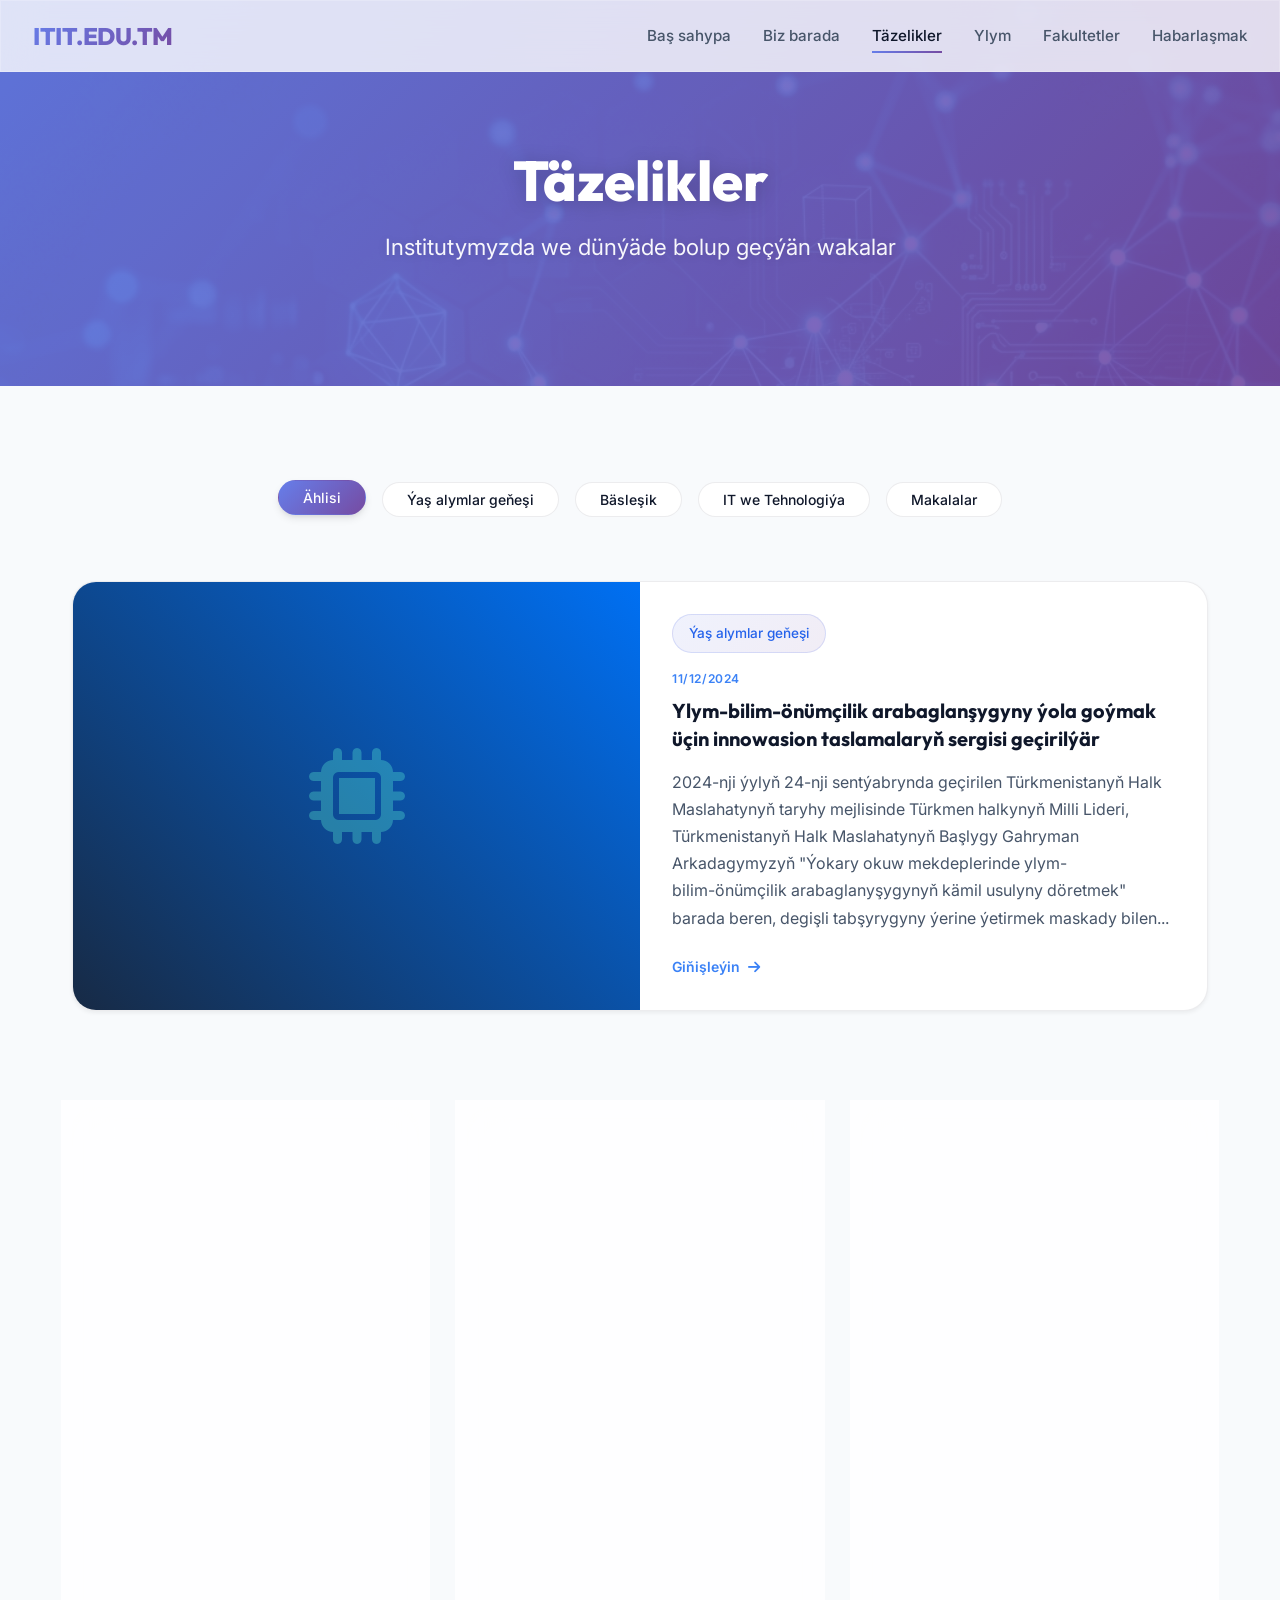
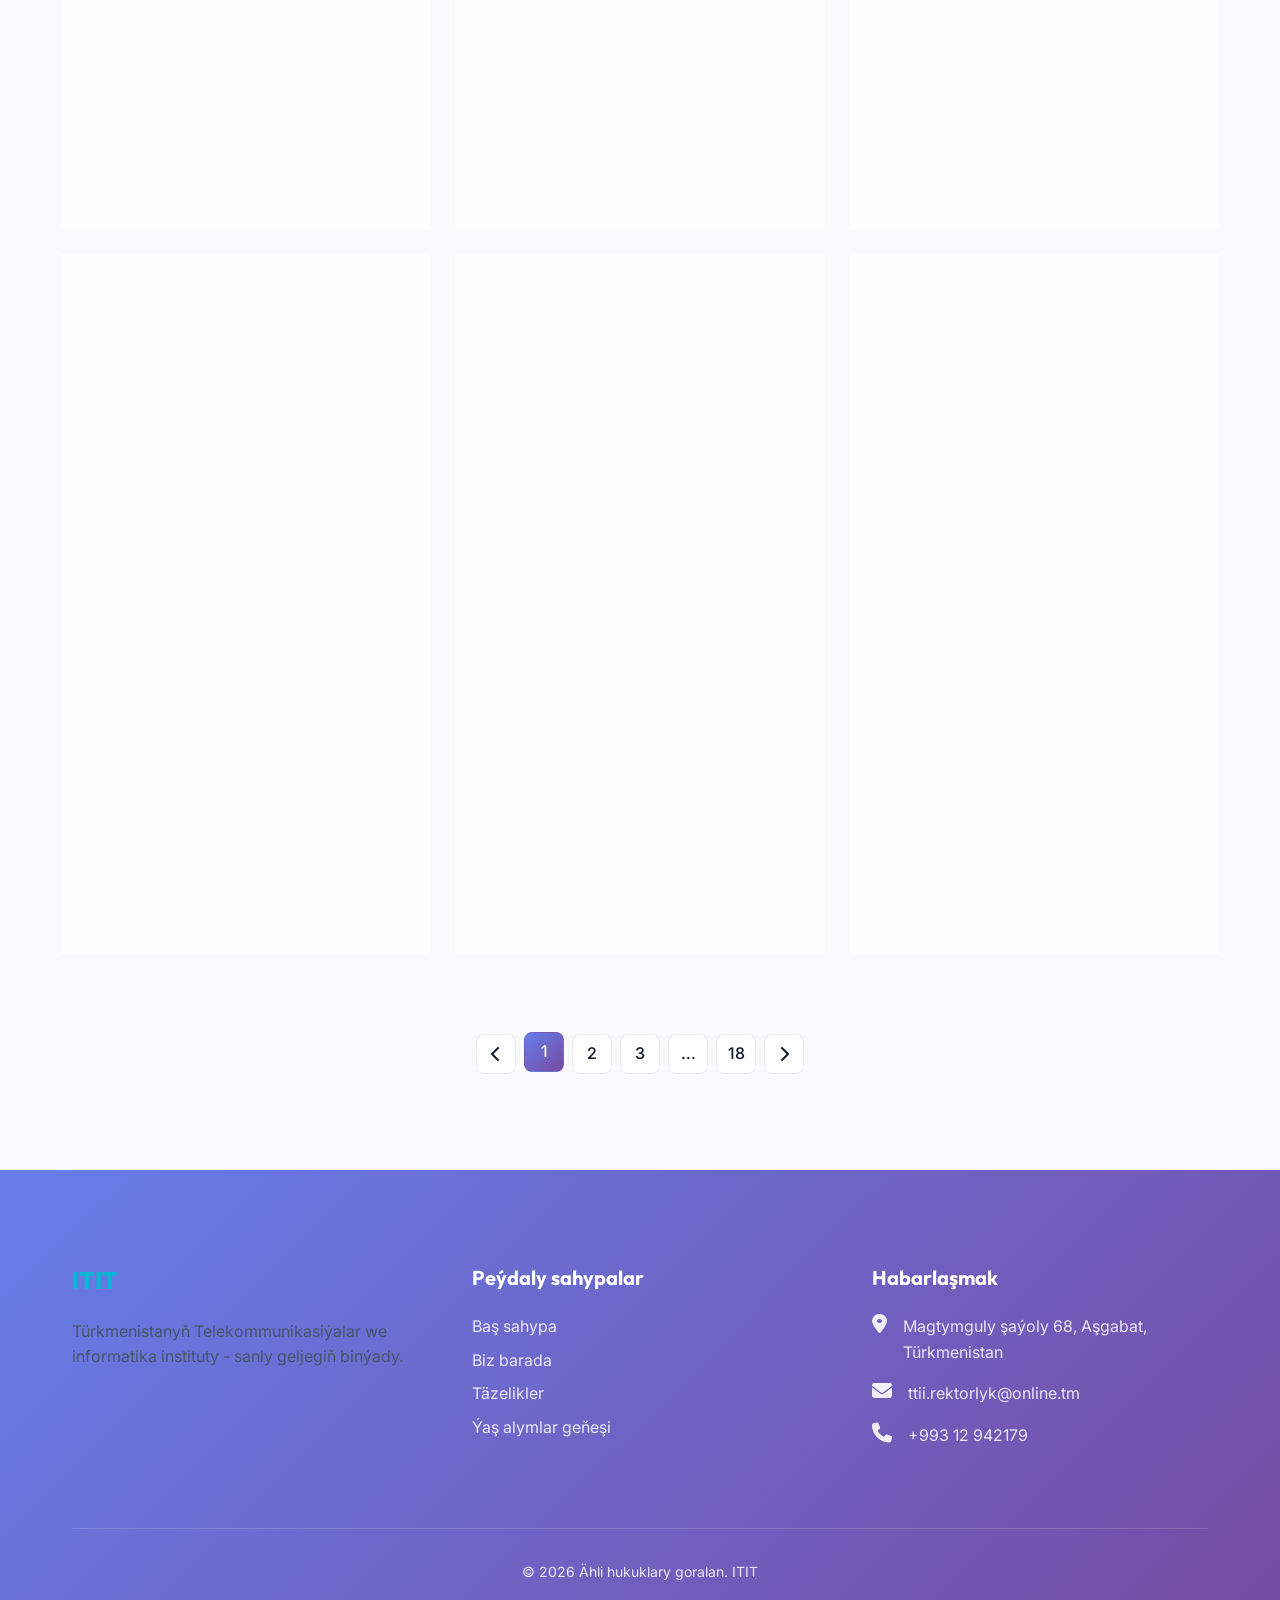
<file: news.html>
<!DOCTYPE html>
<html lang="tk">
<head>
    <meta charset="UTF-8">
    <meta name="viewport" content="width=device-width, initial-scale=1.0">
    <meta name="description" content="Türkmenistanyň Telekommunikasiýalar we informatika instituty - Täzelikler we bildirişler">
    <title>Täzelikler | ITIT</title>
    <link rel="stylesheet" href="style.css">
    <link rel="stylesheet" href="https://cdnjs.cloudflare.com/ajax/libs/font-awesome/6.4.0/css/all.min.css">
</head>
<body>
    <!-- Header -->
    <header class="glass">
        <div class="nav-container">
            <a href="index.html" class="logo">ITIT.EDU.TM</a>
            
            <nav>
                <ul class="nav-links">
                    <li><a href="index.html">Baş sahypa</a></li>
                    <li><a href="about.html">Biz barada</a></li>
                    <li><a href="news.html" class="active">Täzelikler</a></li>
                    <li><a href="science.html">Ylym</a></li>
                    <li><a href="faculties.html">Fakultetler</a></li>
                    <li><a href="contact.html">Habarlaşmak</a></li>
                </ul>
            </nav>

            <button class="hamburger">
                <span class="bar"></span>
                <span class="bar"></span>
                <span class="bar"></span>
            </button>
        </div>
    </header>

    <!-- Page Header -->
    <div class="page-header">
        <div class="container">
            <h1 class="hero-title" style="font-size: 3.5rem; margin-bottom: 1rem; animation-delay: 0.2s;">Täzelikler</h1>
            <p class="hero-subtitle" style="animation-delay: 0.4s;">Institutymyzda we dünýäde bolup geçýän wakalar</p>
        </div>
    </div>

    <!-- Main Content -->
    <section class="news-page-section">
        <div class="container">
            
            <div class="filter-container reveal">
                <button class="filter-btn active">Ählisi</button>
                <button class="filter-btn">Ýaş alymlar geňeşi</button>
                <button class="filter-btn">Bäsleşik</button>
                <button class="filter-btn">IT we Tehnologiýa</button>
                <button class="filter-btn">Makalalar</button>
            </div>

            <!-- Featured News -->
            <div class="featured-news reveal">
                <div class="featured-img-container" style="background: linear-gradient(45deg, #172a45, #0070f3); display: flex; align-items: center; justify-content: center;">
                    <i class="fa-solid fa-microchip" style="font-size: 6rem; color: rgba(100, 255, 218, 0.3);"></i>
                </div>
                <div class="news-content">
                    <span class="specialty-tag" style="display: inline-block; width: max-content; margin-bottom: 1rem;">Ýaş alymlar geňeşi</span>
                    <div class="news-date">11/12/2024</div>
                    <h3 class="news-title">Ylym-bilim-önümçilik arabaglanşygyny ýola goýmak üçin innowasion taslamalaryň sergisi geçirilýär</h3>
                    <p class="news-excerpt">2024-nji ýylyň 24-nji sentýabrynda geçirilen Türkmenistanyň Halk Maslahatynyň taryhy mejlisinde Türkmen halkynyň Milli Lideri, Türkmenistanyň Halk Maslahatynyň Başlygy Gahryman Arkadagymyzyň "Ýokary okuw mekdeplerinde ylym-bilim-önümçilik arabaglanyşygynyň kämil usulyny döretmek" barada beren, degişli tabşyrygyny ýerine ýetirmek maskady bilen...</p>
                    <a href="#" class="news-link">Giňişleýin <i class="fa-solid fa-arrow-right"></i></a>
                </div>
            </div>

            <!-- News Grid -->
            <div class="news-grid">
                <div class="news-card glass reveal">
                    <div class="news-img-wrapper">
                        <div style="width: 100%; height: 100%; background: linear-gradient(45deg, #0a1930, #64ffda); display: flex; align-items: center; justify-content: center;">
                            <i class="fa-solid fa-plane-departure" style="font-size: 4rem; color: rgba(4, 13, 33, 0.5);"></i>
                        </div>
                    </div>
                    <div class="news-content">
                        <div class="news-date">11/12/2024</div>
                        <h3 class="news-title">Türkmenistanyň bilim ulgamynyň wekilleri ABŞ-nyň "Halkara okuw sapary" (IVLP) çäklerinde guralýan okuwlara gatnaşýarlar</h3>
                        <p class="news-excerpt">Ozal habar berlişi ýaly, Amerikanyň Birleşen Ştatlarynyň Döwlet Departamentiniň "Halkara okuw saparynyň" (IVLP) çäklerinde guralýan "Ýokary okuw mekdeplerini dolandyrmak: hyzmatdaşlyk we täjirleşdirmek" atly okuwlara...</p>
                        <a href="#" class="news-link">Doly oka <i class="fa-solid fa-arrow-right"></i></a>
                    </div>
                </div>

                <div class="news-card glass reveal" style="transition-delay: 0.1s;">
                    <div class="news-img-wrapper">
                        <div style="width: 100%; height: 100%; background: linear-gradient(45deg, #0a1930, #172a45); display: flex; align-items: center; justify-content: center;">
                            <i class="fa-solid fa-robot" style="font-size: 4rem; color: rgba(100, 255, 218, 0.5);"></i>
                        </div>
                    </div>
                    <div class="news-content">
                        <div class="news-date">22/11/2024</div>
                        <h3 class="news-title">Türkmenistanda ýaşlaryň robot tehnologiýalary boýunça bäsleşigi geçiriler</h3>
                        <p class="news-excerpt">Türkmenistanyň Bilim ministrliginiň habaryna görä, 2024-nji ýylyň 7-8-nji dekabrynda Ýaşlaryň robot tehnologiýalary boýunça bäsleşiginiň geçiriljekdigini yglan edildi. Bäsleşik robot tehnologiýalary ugry boýunça zehinli ýaşlary...</p>
                        <a href="#" class="news-link">Doly oka <i class="fa-solid fa-arrow-right"></i></a>
                    </div>
                </div>

                <div class="news-card glass reveal" style="transition-delay: 0.2s;">
                    <div class="news-img-wrapper">
                        <div style="width: 100%; height: 100%; background: linear-gradient(45deg, #0a1930, #0070f3); display: flex; align-items: center; justify-content: center;">
                            <i class="fa-solid fa-medal" style="font-size: 4rem; color: rgba(255, 255, 255, 0.5);"></i>
                        </div>
                    </div>
                    <div class="news-content">
                        <div class="news-date">15/11/2024</div>
                        <h3 class="news-title">Polşadaky olimpiadadan medallar çemeni</h3>
                        <p class="news-excerpt">Eziz Diýarymyzda ýaşlaryň döwrebap bilim-terbiýe almagy, kämil düşünjeli, watansöýüji nesiller bolup ýetişmegi üçin ähli zerur şertler döredilýär. Ýaşlarymyzyň täze ylmy açyşlary, halkara bilim bäsleşiklerindäki üstünlikleri...</p>
                        <a href="#" class="news-link">Doly oka <i class="fa-solid fa-arrow-right"></i></a>
                    </div>
                </div>

                <div class="news-card glass reveal">
                    <div class="news-img-wrapper">
                        <div style="width: 100%; height: 100%; background: linear-gradient(45deg, #172a45, #64ffda); display: flex; align-items: center; justify-content: center;">
                            <i class="fa-solid fa-microphone" style="font-size: 4rem; color: rgba(4, 13, 33, 0.5);"></i>
                        </div>
                    </div>
                    <div class="news-content">
                        <div class="news-date">27/09/2024</div>
                        <h3 class="news-title">Ses buýruklary arkaly dolandyrylýan "Akylly öý" ulgamy</h3>
                        <p class="news-excerpt">Hormatly Prezidentimiziň 2017-nji ýylyň 15-nji sentýabrynda çykaran "Türkmenistanda sanly bilim ulgamyny ösdürmek hakynda" kararyna hem-de 2021-nji ýylyň 12-nji fewralynda çykaran karary bilen tassyklanan maksatnama laýyklykda işlenip düzüldi...</p>
                        <a href="#" class="news-link">Doly oka <i class="fa-solid fa-arrow-right"></i></a>
                    </div>
                </div>

                <div class="news-card glass reveal" style="transition-delay: 0.1s;">
                    <div class="news-img-wrapper">
                        <div style="width: 100%; height: 100%; background: linear-gradient(45deg, #0a1930, #8892b0); display: flex; align-items: center; justify-content: center;">
                            <i class="fa-solid fa-fingerprint" style="font-size: 4rem; color: rgba(100, 255, 218, 0.5);"></i>
                        </div>
                    </div>
                    <div class="news-content">
                        <div class="news-date">27/09/2024</div>
                        <h3 class="news-title">Biometriki identifikasiýa barlag ulgamy</h3>
                        <p class="news-excerpt">Hormatly Prezidentimiziň taýsyz tagallalary netijesinde häzirki wagtda ýurdumyzyň ykdysadyýetini senagatlaşdyrmak ugrunda alnyp barylýan işlere aýratyn uly ähmiýet berilýär. Şonuň netijesinde täze IT taslamalar işlenip düzüldi...</p>
                        <a href="#" class="news-link">Doly oka <i class="fa-solid fa-arrow-right"></i></a>
                    </div>
                </div>

                <div class="news-card glass reveal" style="transition-delay: 0.2s;">
                    <div class="news-img-wrapper">
                        <div style="width: 100%; height: 100%; background: linear-gradient(45deg, #0a1930, #0070f3); display: flex; align-items: center; justify-content: center;">
                            <i class="fa-solid fa-chart-bar" style="font-size: 4rem; color: rgba(255, 255, 255, 0.5);"></i>
                        </div>
                    </div>
                    <div class="news-content">
                        <div class="news-date">17/10/2024</div>
                        <h3 class="news-title">Туркменские вузы вошли в глобальный рейтинг университетов RUR</h3>
                        <p class="news-excerpt">Вузы Туркменистана вошли в глобальный рейтинг ведущих университетов мира Round University Ranking (RUR). В рейтинговой таблице RUR World University Rankings разместились шесть туркменских вузов...</p>
                        <a href="#" class="news-link">Doly oka <i class="fa-solid fa-arrow-right"></i></a>
                    </div>
                </div>
            </div>

            <!-- Pagination -->
            <div class="pagination reveal">
                <a href="#" class="page-btn"><i class="fa-solid fa-chevron-left"></i></a>
                <a href="#" class="page-btn active">1</a>
                <a href="#" class="page-btn">2</a>
                <a href="#" class="page-btn">3</a>
                <a href="#" class="page-btn">...</a>
                <a href="#" class="page-btn">18</a>
                <a href="#" class="page-btn"><i class="fa-solid fa-chevron-right"></i></a>
            </div>

        </div>
    </section>

    <!-- Footer -->
    <footer>
        <div class="container">
            <div class="footer-content">
                <div class="footer-col">
                    <h3 style="color: var(--accent-cyan); font-family: 'Outfit', sans-serif; font-size: 1.5rem; font-weight: 800;">ITIT</h3>
                    <p style="color: var(--text-secondary); margin-top: 1rem;">Türkmenistanyň Telekommunikasiýalar we informatika instituty - sanly geljegiň binýady.</p>
                </div>
                
                <div class="footer-col">
                    <h3>Peýdaly sahypalar</h3>
                    <ul class="footer-links">
                        <li><a href="index.html">Baş sahypa</a></li>
                        <li><a href="about.html">Biz barada</a></li>
                        <li><a href="news.html">Täzelikler</a></li>
                        <li><a href="science.html">Ýaş alymlar geňeşi</a></li>
                    </ul>
                </div>
                
                <div class="footer-col">
                    <h3>Habarlaşmak</h3>
                    <ul class="contact-info footer-links">
                        <li>
                            <i class="fa-solid fa-location-dot"></i>
                            <span>Magtymguly şaýoly 68, Aşgabat, Türkmenistan</span>
                        </li>
                        <li>
                            <i class="fa-solid fa-envelope"></i>
                            <a href="mailto:ttii.rektorlyk@online.tm">ttii.rektorlyk@online.tm</a>
                        </li>
                        <li>
                            <i class="fa-solid fa-phone"></i>
                            <a href="tel:+99312942179">+993 12 942179</a>
                        </li>
                    </ul>
                </div>
            </div>
            
            <div class="footer-bottom">
                <p>&copy; <script>document.write(new Date().getFullYear())</script> Ähli hukuklary goralan. ITIT</p>
            </div>
        </div>
    </footer>

    <script src="script.js"></script>
</body>
</html>
</file>
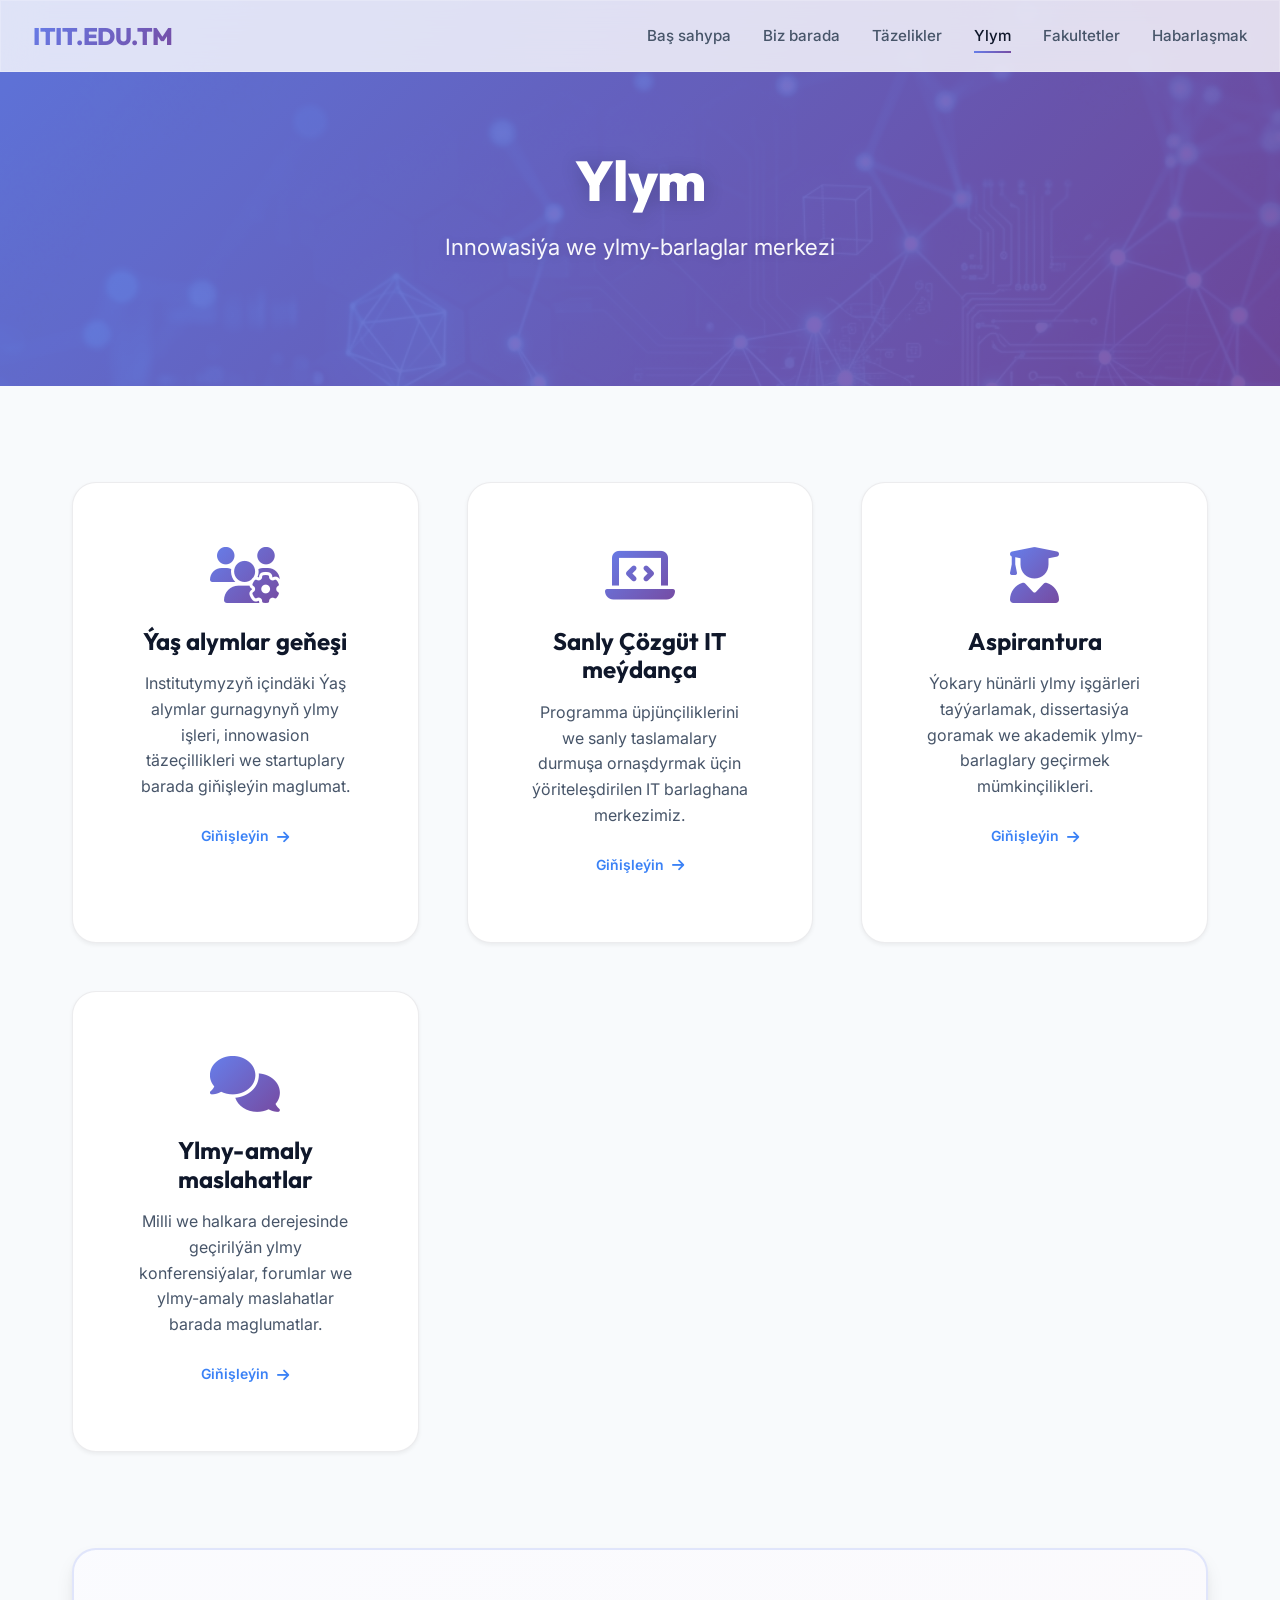
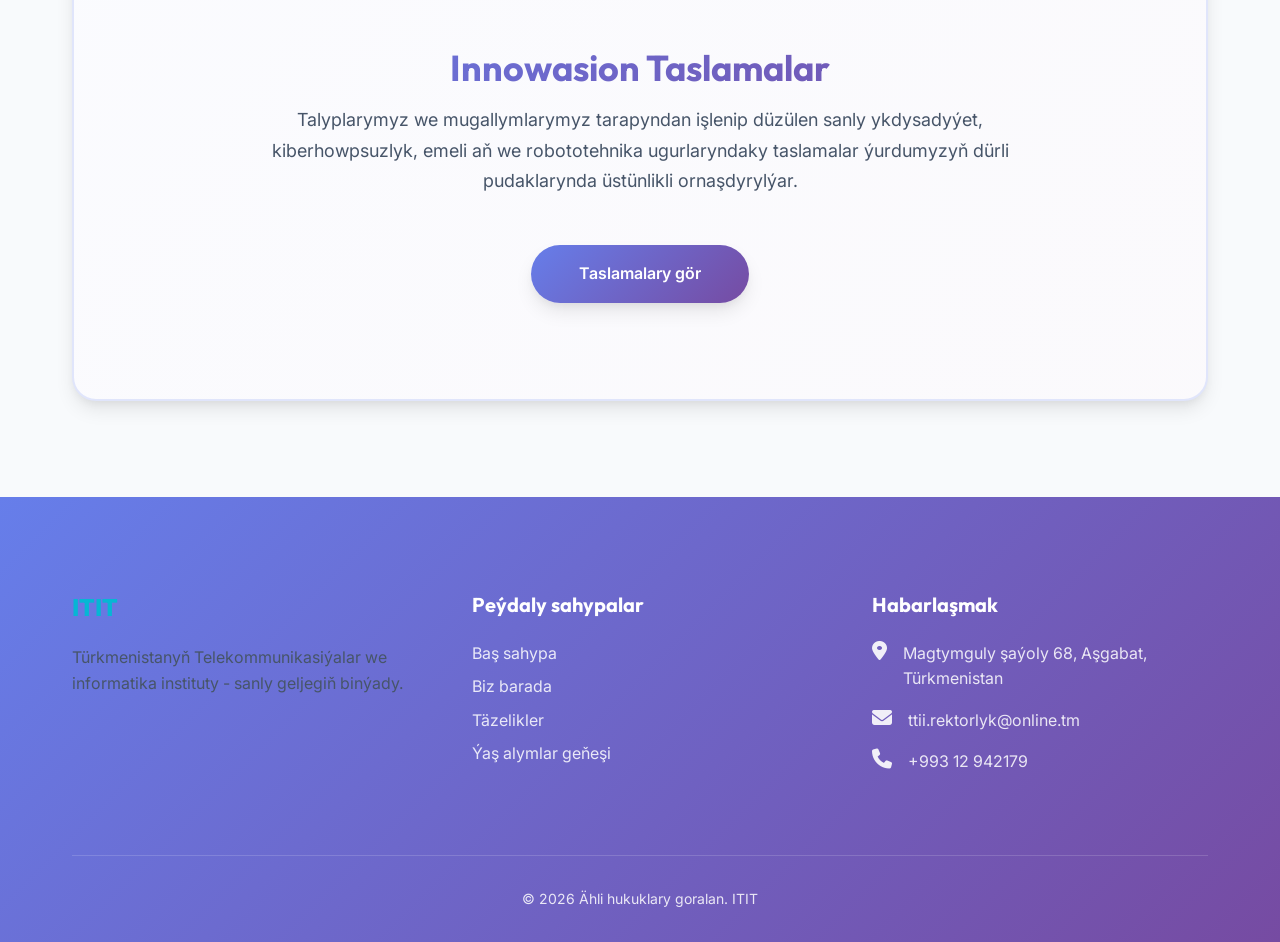
<file: science.html>
<!DOCTYPE html>
<html lang="tk">
<head>
    <meta charset="UTF-8">
    <meta name="viewport" content="width=device-width, initial-scale=1.0">
    <meta name="description" content="Türkmenistanyň Telekommunikasiýalar we informatika instituty - Ylym we Ýaş alymlar geňeşi">
    <title>Ylym | ITIT</title>
    <link rel="stylesheet" href="style.css">
    <link rel="stylesheet" href="https://cdnjs.cloudflare.com/ajax/libs/font-awesome/6.4.0/css/all.min.css">
</head>
<body>
    <!-- Header -->
    <header class="glass">
        <div class="nav-container">
            <a href="index.html" class="logo">ITIT.EDU.TM</a>
            
            <nav>
                <ul class="nav-links">
                    <li><a href="index.html">Baş sahypa</a></li>
                    <li><a href="about.html">Biz barada</a></li>
                    <li><a href="news.html">Täzelikler</a></li>
                    <li><a href="science.html" class="active">Ylym</a></li>
                    <li><a href="faculties.html">Fakultetler</a></li>
                    <li><a href="contact.html">Habarlaşmak</a></li>
                </ul>
            </nav>

            <button class="hamburger">
                <span class="bar"></span>
                <span class="bar"></span>
                <span class="bar"></span>
            </button>
        </div>
    </header>

    <!-- Page Header -->
    <div class="page-header">
        <div class="container">
            <h1 class="hero-title" style="font-size: 3.5rem; margin-bottom: 1rem; animation-delay: 0.2s;">Ylym</h1>
            <p class="hero-subtitle" style="animation-delay: 0.4s;">Innowasiýa we ylmy-barlaglar merkezi</p>
        </div>
    </div>

    <!-- Main Content -->
    <section class="science-section">
        <div class="container">
            
            <div class="science-grid">
                <div class="science-card reveal">
                    <i class="fa-solid fa-users-gear science-icon"></i>
                    <h3 class="science-title">Ýaş alymlar geňeşi</h3>
                    <p class="science-desc">Institutymyzyň içindäki Ýaş alymlar gurnagynyň ylmy işleri, innowasion täzeçillikleri we startuplary barada giňişleýin maglumat.</p>
                    <a href="#" class="news-link">Giňişleýin <i class="fa-solid fa-arrow-right"></i></a>
                </div>

                <div class="science-card reveal" style="transition-delay: 0.1s;">
                    <i class="fa-solid fa-laptop-code science-icon"></i>
                    <h3 class="science-title">Sanly Çözgüt IT meýdança</h3>
                    <p class="science-desc">Programma üpjünçiliklerini we sanly taslamalary durmuşa ornaşdyrmak üçin ýöriteleşdirilen IT barlaghana merkezimiz.</p>
                    <a href="#" class="news-link">Giňişleýin <i class="fa-solid fa-arrow-right"></i></a>
                </div>

                <div class="science-card reveal" style="transition-delay: 0.2s;">
                    <i class="fa-solid fa-user-graduate science-icon"></i>
                    <h3 class="science-title">Aspirantura</h3>
                    <p class="science-desc">Ýokary hünärli ylmy işgärleri taýýarlamak, dissertasiýa goramak we akademik ylmy-barlaglary geçirmek mümkinçilikleri.</p>
                    <a href="#" class="news-link">Giňişleýin <i class="fa-solid fa-arrow-right"></i></a>
                </div>

                <div class="science-card reveal" style="transition-delay: 0.3s;">
                    <i class="fa-solid fa-comments science-icon"></i>
                    <h3 class="science-title">Ylmy-amaly maslahatlar</h3>
                    <p class="science-desc">Milli we halkara derejesinde geçirilýän ylmy konferensiýalar, forumlar we ylmy-amaly maslahatlar barada maglumatlar.</p>
                    <a href="#" class="news-link">Giňişleýin <i class="fa-solid fa-arrow-right"></i></a>
                </div>
            </div>

            <div class="highlight-box reveal">
                <div class="highlight-content">
                    <h2 class="highlight-title">Innowasion Taslamalar</h2>
                    <p class="highlight-text">Talyplarymyz we mugallymlarymyz tarapyndan işlenip düzülen sanly ykdysadyýet, kiberhowpsuzlyk, emeli aň we robototehnika ugurlaryndaky taslamalar ýurdumyzyň dürli pudaklarynda üstünlikli ornaşdyrylýar.</p>
                    <a href="news.html" class="btn btn-primary">Taslamalary gör</a>
                </div>
            </div>

        </div>
    </section>

    <!-- Footer -->
    <footer>
        <div class="container">
            <div class="footer-content">
                <div class="footer-col">
                    <h3 style="color: var(--accent-cyan); font-family: 'Outfit', sans-serif; font-size: 1.5rem; font-weight: 800;">ITIT</h3>
                    <p style="color: var(--text-secondary); margin-top: 1rem;">Türkmenistanyň Telekommunikasiýalar we informatika instituty - sanly geljegiň binýady.</p>
                </div>
                
                <div class="footer-col">
                    <h3>Peýdaly sahypalar</h3>
                    <ul class="footer-links">
                        <li><a href="index.html">Baş sahypa</a></li>
                        <li><a href="about.html">Biz barada</a></li>
                        <li><a href="news.html">Täzelikler</a></li>
                        <li><a href="science.html">Ýaş alymlar geňeşi</a></li>
                    </ul>
                </div>
                
                <div class="footer-col">
                    <h3>Habarlaşmak</h3>
                    <ul class="contact-info footer-links">
                        <li>
                            <i class="fa-solid fa-location-dot"></i>
                            <span>Magtymguly şaýoly 68, Aşgabat, Türkmenistan</span>
                        </li>
                        <li>
                            <i class="fa-solid fa-envelope"></i>
                            <a href="mailto:ttii.rektorlyk@online.tm">ttii.rektorlyk@online.tm</a>
                        </li>
                        <li>
                            <i class="fa-solid fa-phone"></i>
                            <a href="tel:+99312942179">+993 12 942179</a>
                        </li>
                    </ul>
                </div>
            </div>
            
            <div class="footer-bottom">
                <p>&copy; <script>document.write(new Date().getFullYear())</script> Ähli hukuklary goralan. ITIT</p>
            </div>
        </div>
    </footer>

    <script src="script.js"></script>
</body>
</html>
</file>
<file: style.css>
/* ===================================
   Modern Light Theme Design
   itit.edu.tm Redesign
   =================================== */

/* Import Modern Fonts */
@import url('https://fonts.googleapis.com/css2?family=Outfit:wght@400;500;600;700;800&family=Inter:wght@300;400;500;600;700&display=swap');

/* ===================================
   CSS Variables - Design System
   Senior Developer Standards
   =================================== */
:root {
    /* Color Palette - Light Theme */
    --bg-primary: #ffffff;
    --bg-secondary: #f8fafc;
    --bg-tertiary: #f1f5f9;
    --bg-accent: #fafafa;
    
    /* Text Colors */
    --text-primary: #0f172a;
    --text-secondary: #475569;
    --text-tertiary: #64748b;
    --text-muted: #94a3b8;
    
    /* Brand Colors */
    --brand-primary: #667eea;
    --brand-secondary: #764ba2;
    --brand-accent: #f093fb;
    
    /* Accent Colors */
    --accent-blue: #3b82f6;
    --accent-blue-light: #60a5fa;
    --accent-blue-dark: #2563eb;
    --accent-cyan: #06b6d4;
    --accent-purple: #8b5cf6;
    --accent-pink: #ec4899;
    --accent-indigo: #6366f1;
    
    /* Semantic Colors */
    --success: #10b981;
    --warning: #f59e0b;
    --error: #ef4444;
    --info: #3b82f6;
    
    /* Gradient System */
    --gradient-primary: linear-gradient(135deg, #667eea 0%, #764ba2 100%);
    --gradient-secondary: linear-gradient(135deg, #f093fb 0%, #f5576c 100%);
    --gradient-blue: linear-gradient(135deg, #4facfe 0%, #00f2fe 100%);
    --gradient-green: linear-gradient(135deg, #43e97b 0%, #38f9d7 100%);
    --gradient-purple: linear-gradient(135deg, #a8edea 0%, #fed6e3 100%);
    --gradient-sunset: linear-gradient(135deg, #fa709a 0%, #fee140 100%);
    
    /* Shadow System */
    --shadow-xs: 0 1px 2px 0 rgba(0, 0, 0, 0.05);
    --shadow-sm: 0 2px 4px 0 rgba(0, 0, 0, 0.06);
    --shadow-md: 0 4px 8px -1px rgba(0, 0, 0, 0.1), 0 2px 4px -1px rgba(0, 0, 0, 0.06);
    --shadow-lg: 0 10px 20px -3px rgba(0, 0, 0, 0.1), 0 4px 8px -2px rgba(0, 0, 0, 0.05);
    --shadow-xl: 0 20px 30px -5px rgba(0, 0, 0, 0.12), 0 10px 15px -3px rgba(0, 0, 0, 0.08);
    --shadow-2xl: 0 25px 60px -12px rgba(0, 0, 0, 0.25);
    --shadow-inner: inset 0 2px 4px 0 rgba(0, 0, 0, 0.06);
    
    /* Border Radius System */
    --radius-xs: 0.25rem;
    --radius-sm: 0.375rem;
    --radius-md: 0.5rem;
    --radius-lg: 0.75rem;
    --radius-xl: 1rem;
    --radius-2xl: 1.5rem;
    --radius-3xl: 2rem;
    --radius-full: 9999px;
    
    /* Spacing System */
    --space-xs: 0.25rem;
    --space-sm: 0.5rem;
    --space-md: 1rem;
    --space-lg: 1.5rem;
    --space-xl: 2rem;
    --space-2xl: 3rem;
    --space-3xl: 4rem;
    --space-4xl: 6rem;
    
    /* Typography Scale */
    --text-xs: 0.75rem;
    --text-sm: 0.875rem;
    --text-base: 1rem;
    --text-lg: 1.125rem;
    --text-xl: 1.25rem;
    --text-2xl: 1.5rem;
    --text-3xl: 1.875rem;
    --text-4xl: 2.25rem;
    --text-5xl: 3rem;
    
    /* Transitions & Animations */
    --transition-fast: 150ms cubic-bezier(0.4, 0, 0.2, 1);
    --transition-base: 300ms cubic-bezier(0.4, 0, 0.2, 1);
    --transition-slow: 500ms cubic-bezier(0.4, 0, 0.2, 1);
    --transition-bounce: 500ms cubic-bezier(0.68, -0.55, 0.265, 1.55);
    
    /* Z-Index System */
    --z-dropdown: 1000;
    --z-sticky: 1020;
    --z-fixed: 1030;
    --z-modal-backdrop: 1040;
    --z-modal: 1050;
    --z-popover: 1060;
    --z-tooltip: 1070;
}

/* ===================================
   Reset & Base Styles
   =================================== */
* {
    margin: 0;
    padding: 0;
    box-sizing: border-box;
}

html {
    scroll-behavior: smooth;
}

body {
    font-family: 'Inter', -apple-system, BlinkMacSystemFont, 'Segoe UI', sans-serif;
    background: var(--bg-primary);
    color: var(--text-primary);
    line-height: 1.6;
    overflow-x: hidden;
}

/* ===================================
   Typography
   =================================== */
h1, h2, h3, h4, h5, h6 {
    font-family: 'Outfit', sans-serif;
    font-weight: 700;
    line-height: 1.2;
    color: var(--text-primary);
}

a {
    text-decoration: none;
    color: inherit;
    transition: var(--transition-normal);
}

/* ===================================
   Container & Grid
   =================================== */
.container {
    max-width: 1200px;
    margin: 0 auto;
    padding: 0 2rem;
}

/* ===================================
   Header & Navigation - Enhanced
   =================================== */
header {
    position: fixed;
    top: 0;
    left: 0;
    width: 100%;
    z-index: var(--z-fixed);
    background: rgba(255, 255, 255, 0.7);
    backdrop-filter: blur(20px) saturate(180%);
    -webkit-backdrop-filter: blur(20px) saturate(180%);
    border-bottom: 1px solid rgba(15, 23, 42, 0.05);
    transition: all var(--transition-base);
}

header.scrolled {
    background: rgba(255, 255, 255, 0.95);
    box-shadow: var(--shadow-sm);
    border-bottom-color: rgba(15, 23, 42, 0.1);
}

.nav-container {
    max-width: 1400px;
    margin: 0 auto;
    padding: 1rem 2rem;
    display: flex;
    justify-content: space-between;
    align-items: center;
}

.logo {
    font-family: 'Outfit', sans-serif;
    font-size: 1.5rem;
    font-weight: 800;
    background: var(--gradient-primary);
    -webkit-background-clip: text;
    -webkit-text-fill-color: transparent;
    background-clip: text;
    letter-spacing: -0.5px;
    transition: var(--transition-normal);
}

.logo:hover {
    transform: scale(1.05);
}

.nav-links {
    display: flex;
    list-style: none;
    gap: 2rem;
    align-items: center;
}

.nav-links li a {
    color: var(--text-secondary);
    font-weight: 500;
    font-size: 0.95rem;
    position: relative;
    padding: 0.5rem 0;
    transition: var(--transition-normal);
}

.nav-links li a::after {
    content: '';
    position: absolute;
    bottom: 0;
    left: 0;
    width: 0;
    height: 2px;
    background: var(--gradient-primary);
    transition: var(--transition-normal);
}

.nav-links li a:hover,
.nav-links li a.active {
    color: var(--text-primary);
}

.nav-links li a:hover::after,
.nav-links li a.active::after {
    width: 100%;
}

/* Hamburger Menu */
.hamburger {
    display: none;
    flex-direction: column;
    gap: 5px;
    background: none;
    border: none;
    cursor: pointer;
    padding: 0.5rem;
}

.hamburger .bar {
    width: 25px;
    height: 2px;
    background: var(--text-primary);
    transition: var(--transition-normal);
    border-radius: var(--radius-full);
}

.hamburger.active .bar:nth-child(1) {
    transform: translateY(7px) rotate(45deg);
}

.hamburger.active .bar:nth-child(2) {
    opacity: 0;
}

.hamburger.active .bar:nth-child(3) {
    transform: translateY(-7px) rotate(-45deg);
}

/* ===================================
   Hero Section - Clean & Readable
   =================================== */
.hero {
    position: relative;
    min-height: 100vh;
    display: flex;
    align-items: center;
    justify-content: center;
    overflow: hidden;
    background: linear-gradient(135deg, #667eea 0%, #764ba2 100%);
}

.hero-bg {
    position: absolute;
    top: 0;
    left: 0;
    width: 100%;
    height: 100%;
    background-image: url('images/hero-campus.png');
    background-size: cover;
    background-position: center;
    opacity: 0.15;
    animation: heroZoom 20s ease-in-out infinite alternate;
}

@keyframes heroZoom {
    0% { transform: scale(1); }
    100% { transform: scale(1.05); }
}

.hero-overlay {
    display: none;
}

/* Animated gradient orbs removed for cleaner look */
.hero::before,
.hero::after {
    display: none;
}

@keyframes float {
    0%, 100% { transform: translate(0, 0) scale(1); }
    33% { transform: translate(30px, -30px) scale(1.1); }
    66% { transform: translate(-20px, 20px) scale(0.9); }
}

.hero-content {
    position: relative;
    z-index: 10;
    text-align: center;
    max-width: 900px;
    padding: 2rem;
    animation: fadeInUp 1s ease-out;
}

@keyframes fadeInUp {
    from {
        opacity: 0;
        transform: translateY(30px);
    }
    to {
        opacity: 1;
        transform: translateY(0);
    }
}

.hero-title {
    font-size: clamp(2.5rem, 5vw, 4.5rem);
    font-weight: 800;
    margin-bottom: 1.5rem;
    line-height: 1.1;
    color: #ffffff;
    text-shadow: 0 2px 20px rgba(0, 0, 0, 0.2);
    animation: fadeInUp 1s ease-out 0.2s both;
}

.hero-subtitle {
    font-size: clamp(1.1rem, 2vw, 1.4rem);
    margin-bottom: 2.5rem;
    color: rgba(255, 255, 255, 0.95);
    line-height: 1.7;
    font-weight: 400;
    text-shadow: 0 1px 10px rgba(0, 0, 0, 0.15);
    animation: fadeInUp 1s ease-out 0.4s both;
}

/* ===================================
   Button System - Enhanced Design
   =================================== */
.btn {
    display: inline-flex;
    align-items: center;
    justify-content: center;
    gap: var(--space-sm);
    padding: var(--space-md) var(--space-2xl);
    border-radius: var(--radius-full);
    font-weight: 600;
    font-size: var(--text-base);
    transition: all var(--transition-base);
    cursor: pointer;
    border: none;
    text-align: center;
    position: relative;
    overflow: hidden;
    white-space: nowrap;
}

.btn-primary {
    background: var(--gradient-primary);
    color: white;
    box-shadow: var(--shadow-lg), 0 0 0 0 rgba(102, 126, 234, 0.5);
    animation: pulse-shadow 2s cubic-bezier(0.4, 0, 0.6, 1) infinite;
}

@keyframes pulse-shadow {
    0%, 100% {
        box-shadow: var(--shadow-lg), 0 0 0 0 rgba(102, 126, 234, 0);
    }
    50% {
        box-shadow: var(--shadow-xl), 0 0 0 8px rgba(102, 126, 234, 0);
    }
}

.btn-primary:hover {
    transform: translateY(-2px) scale(1.02);
    box-shadow: var(--shadow-xl);
    animation: none;
}

.btn-primary::before {
    content: '';
    position: absolute;
    top: 0;
    left: 0;
    width: 100%;
    height: 100%;
    background: linear-gradient(135deg, rgba(255,255,255,0.2) 0%, rgba(255,255,255,0) 100%);
    transform: translateX(-100%);
    transition: transform var(--transition-base);
}

.btn-primary:hover::before {
    transform: translateX(100%);
}

.btn-primary:active {
    transform: translateY(0) scale(0.98);
}

/* ===================================
   Stats Section - Refined Cards
   =================================== */
.stats-section {
    padding: var(--space-4xl) 0;
    background: var(--bg-primary);
    position: relative;
}

.stats-grid {
    display: grid;
    grid-template-columns: repeat(auto-fit, minmax(250px, 1fr));
    gap: var(--space-2xl);
}

.stat-item {
    text-align: center;
    padding: var(--space-2xl) var(--space-xl);
    background: white;
    border-radius: var(--radius-2xl);
    box-shadow: var(--shadow-md);
    transition: all var(--transition-base);
    position: relative;
    overflow: hidden;
    border: 1px solid rgba(15, 23, 42, 0.05);
}

.stat-item::before {
    content: '';
    position: absolute;
    top: 0;
    left: 0;
    width: 100%;
    height: 4px;
    background: var(--gradient-primary);
    transform: scaleX(0);
    transform-origin: left;
    transition: transform var(--transition-base);
}

.stat-item:hover {
    transform: translateY(-8px);
    box-shadow: var(--shadow-xl);
    border-color: rgba(102, 126, 234, 0.15);
}

.stat-item:hover::before {
    transform: scaleX(1);
}

.stat-number {
    font-size: clamp(2.5rem, 4vw, 3.5rem);
    font-weight: 800;
    background: var(--gradient-primary);
    -webkit-background-clip: text;
    -webkit-text-fill-color: transparent;
    background-clip: text;
    font-family: 'Outfit', sans-serif;
    line-height: 1;
    display: block;
}

.stat-label {
    font-size: var(--text-base);
    color: var(--text-secondary);
    margin-top: var(--space-md);
    font-weight: 500;
    letter-spacing: -0.01em;
}

/* ===================================
   About Section - Premium Layout
   =================================== */
.about-section {
    padding: var(--space-4xl) 0;
    background: #ffffff;
    position: relative;
}

.about-content {
    display: grid;
    grid-template-columns: 1fr 1fr;
    gap: var(--space-4xl);
    align-items: center;
    position: relative;
    z-index: 1;
}

.about-text {
    padding: var(--space-xl) 0;
}

.section-title {
    font-size: clamp(2rem, 4vw, 3rem);
    margin-bottom: var(--space-xl);
    line-height: 1.2;
    background: var(--gradient-primary);
    -webkit-background-clip: text;
    -webkit-text-fill-color: transparent;
    background-clip: text;
    letter-spacing: -0.02em;
}

.about-text p {
    color: var(--text-secondary);
    font-size: var(--text-lg);
    line-height: 1.8;
    margin-bottom: var(--space-lg);
}

.about-image-wrapper {
    position: relative;
    border-radius: var(--radius-2xl);
    overflow: hidden;
    box-shadow: var(--shadow-xl);
    border: 1px solid rgba(15, 23, 42, 0.05);
}

.about-image-wrapper::before {
    content: '';
    position: absolute;
    inset: 0;
    background: var(--gradient-primary);
    opacity: 0;
    transition: opacity var(--transition-base);
    z-index: 1;
    mix-blend-mode: overlay;
}

.about-image {
    width: 100%;
    height: auto;
    display: block;
    transition: transform var(--transition-slow);
}

.about-image-wrapper:hover::before {
    opacity: 0.1;
}

.about-image-wrapper:hover .about-image {
    transform: scale(1.03);
}

/* ===================================
   Faculties Section
   =================================== */
.faculties-section {
    padding: 6rem 0;
    background: var(--bg-secondary);
    position: relative;
}

.faculties-overlay {
    position: absolute;
    top: 0;
    left: 0;
    width: 100%;
    height: 100%;
    background-image: url('images/tech-bg.png');
    background-size: cover;
    background-attachment: fixed;
    opacity: 0.02;
}

.faculties-grid {
    display: grid;
    grid-template-columns: repeat(auto-fit, minmax(300px, 1fr));
    gap: 2rem;
    margin-top: 3rem;
}

.faculty-card {
    background: white;
    border-radius: var(--radius-xl);
    padding: 2.5rem;
    box-shadow: var(--shadow-md);
    transition: var(--transition-normal);
    position: relative;
    overflow: hidden;
    border: 2px solid transparent;
}

.faculty-card::before {
    content: '';
    position: absolute;
    top: 0;
    left: 0;
    right: 0;
    height: 5px;
    background: var(--gradient-primary);
    transform: scaleX(0);
    transition: var(--transition-normal);
}

.faculty-card:hover::before {
    transform: scaleX(1);
}

.faculty-card:hover {
    transform: translateY(-10px);
    box-shadow: var(--shadow-2xl);
    border-color: rgba(102, 126, 234, 0.2);
}

.faculty-icon {
    font-size: 3rem;
    background: var(--gradient-primary);
    -webkit-background-clip: text;
    -webkit-text-fill-color: transparent;
    background-clip: text;
    margin-bottom: 1.5rem;
    display: inline-block;
    transition: var(--transition-normal);
}

.faculty-card:hover .faculty-icon {
    transform: scale(1.1) rotate(5deg);
}

.faculty-title {
    font-size: 1.4rem;
    margin-bottom: 1rem;
    color: var(--text-primary);
}

.faculty-desc {
    color: var(--text-secondary);
    line-height: 1.7;
}

/* ===================================
   Faculties Section - Enhanced Cards
   =================================== */
.faculties-section {
    padding: var(--space-4xl) 0;
    background: var(--bg-secondary);
    position: relative;
}

.faculties-overlay {
    display: none;
}

.faculties-grid {
    display: grid;
    grid-template-columns: repeat(auto-fit, minmax(300px, 1fr));
    gap: var(--space-2xl);
    margin-top: var(--space-2xl);
    position: relative;
    z-index: 1;
}

.faculty-card {
    background: white;
    border-radius: var(--radius-2xl);
    padding: var(--space-2xl);
    box-shadow: var(--shadow-md);
    transition: all var(--transition-base);
    position: relative;
    overflow: hidden;
    border: 1px solid rgba(15, 23, 42, 0.05);
}

.faculty-card::before {
    content: '';
    position: absolute;
    top: 0;
    left: 0;
    right: 0;
    height: 5px;
    background: var(--gradient-primary);
    transform: scaleX(0);
    transform-origin: left;
    transition: transform var(--transition-base);
}

.faculty-card:hover::before {
    transform: scaleX(1);
}

.faculty-card:hover {
    transform: translateY(-8px);
    box-shadow: var(--shadow-xl);
    border-color: rgba(102, 126, 234, 0.15);
}

.faculty-icon {
    font-size: 3rem;
    background: var(--gradient-primary);
    -webkit-background-clip: text;
    -webkit-text-fill-color: transparent;
    background-clip: text;
    margin-bottom: var(--space-lg);
    display: inline-block;
    transition: transform var(--transition-base);
}

.faculty-card:hover .faculty-icon {
    transform: scale(1.1) rotate(5deg);
}

.faculty-title {
    font-size: var(--text-xl);
    margin-bottom: var(--space-md);
    color: var(--text-primary);
    line-height: 1.4;
}

.faculty-desc {
    color: var(--text-secondary);
    line-height: 1.7;
    font-size: var(--text-base);
}

/* ===================================
   News Section
   =================================== */
.news-section {
    padding: var(--space-4xl) 0;
    background: #ffffff;
}

.news-grid {
    display: grid;
    grid-template-columns: repeat(auto-fit, minmax(320px, 1fr));
    gap: var(--space-2xl);
    margin-top: var(--space-2xl);
}

.news-card {
    background: white;
    border-radius: var(--radius-2xl);
    overflow: hidden;
    box-shadow: var(--shadow-md);
    transition: all var(--transition-base);
    border: 1px solid rgba(15, 23, 42, 0.05);
    display: flex;
    flex-direction: column;
}

.news-card:hover {
    transform: translateY(-8px);
    box-shadow: var(--shadow-xl);
    border-color: rgba(102, 126, 234, 0.15);
}

.news-img-wrapper {
    width: 100%;
    height: 220px;
    overflow: hidden;
    position: relative;
}

.news-img-wrapper::after {
    content: '';
    position: absolute;
    inset: 0;
    background: linear-gradient(to bottom, transparent 0%, rgba(0,0,0,0.05) 100%);
}

.news-content {
    padding: var(--space-xl);
    flex: 1;
    display: flex;
    flex-direction: column;
}

.news-date {
    color: var(--accent-blue);
    font-size: var(--text-xs);
    font-weight: 600;
    margin-bottom: var(--space-sm);
    text-transform: uppercase;
    letter-spacing: 0.05em;
}

.news-title {
    font-size: var(--text-xl);
    margin-bottom: var(--space-md);
    color: var(--text-primary);
    line-height: 1.4;
}

.news-excerpt {
    color: var(--text-secondary);
    font-size: var(--text-base);
    line-height: 1.7;
    margin-bottom: var(--space-lg);
    flex: 1;
}

.news-link {
    color: var(--accent-blue);
    font-weight: 600;
    font-size: var(--text-sm);
    display: inline-flex;
    align-items: center;
    gap: var(--space-sm);
    transition: gap var(--transition-base);
}

.news-link:hover {
    gap: var(--space-md);
}

/* ===================================
   Footer - Premium Design
   =================================== */
footer {
    background: linear-gradient(135deg, #667eea 0%, #764ba2 100%);
    color: white;
    padding: var(--space-4xl) 0 var(--space-xl);
    position: relative;
    overflow: hidden;
}

.footer-content {
    display: grid;
    grid-template-columns: repeat(auto-fit, minmax(250px, 1fr));
    gap: var(--space-3xl);
    margin-bottom: var(--space-3xl);
    position: relative;
    z-index: 1;
}

.footer-col h3 {
    font-size: var(--text-xl);
    margin-bottom: var(--space-lg);
    color: white;
    font-weight: 700;
}

.footer-links {
    list-style: none;
}

.footer-links li {
    margin-bottom: var(--space-sm);
}

.footer-links li a,
.footer-links li span {
    color: rgba(255, 255, 255, 0.85);
    transition: all var(--transition-fast);
    display: inline-flex;
    align-items: center;
    gap: var(--space-sm);
    font-size: var(--text-base);
}

.footer-links li a:hover {
    color: white;
    transform: translateX(5px);
}

.contact-info li {
    display: flex;
    align-items: flex-start;
    gap: var(--space-md);
    margin-bottom: var(--space-md);
}

.contact-info i {
    color: white;
    font-size: var(--text-xl);
    opacity: 0.9;
}

.footer-bottom {
    text-align: center;
    padding-top: var(--space-xl);
    border-top: 1px solid rgba(255, 255, 255, 0.15);
    color: rgba(255, 255, 255, 0.85);
    position: relative;
    z-index: 1;
    font-size: var(--text-sm);
}

/* ===================================
   Reveal Animations
   =================================== */
.reveal,
.reveal-left,
.reveal-right {
    opacity: 0;
    transition: all 0.8s ease-out;
}

.reveal {
    transform: translateY(50px);
}

.reveal-left {
    transform: translateX(-50px);
}

.reveal-right {
    transform: translateX(50px);
}

.reveal.active,
.reveal-left.active,
.reveal-right.active {
    opacity: 1;
    transform: translate(0);
}

/* ===================================
   Glass Effect (for specific elements)
   =================================== */
.glass {
    background: rgba(255, 255, 255, 0.8);
    backdrop-filter: blur(20px);
    border: 1px solid rgba(255, 255, 255, 0.2);
}

/* ===================================
   Specialty Tags (used in faculties page)
   =================================== */
.specialty-tag {
    display: inline-block;
    background: linear-gradient(135deg, rgba(102, 126, 234, 0.1) 0%, rgba(118, 75, 162, 0.1) 100%);
    color: var(--accent-blue-dark);
    padding: 0.5rem 1rem;
    border-radius: var(--radius-full);
    font-size: 0.85rem;
    border: 1px solid rgba(102, 126, 234, 0.2);
    transition: var(--transition-normal);
    font-weight: 500;
}

.specialty-tag:hover {
    background: var(--gradient-primary);
    color: white;
    border-color: transparent;
    transform: translateY(-2px);
}

/* ===================================
   Page Header - Internal Pages
   =================================== */
.page-header {
    padding: 150px 0 80px;
    text-align: center;
    background: linear-gradient(135deg, #667eea 0%, #764ba2 100%);
    position: relative;
    overflow: hidden;
    color: white;
}

.page-header::before {
    content: '';
    position: absolute;
    top: 0;
    left: 0;
    width: 100%;
    height: 100%;
    background-image: url('images/tech-bg.png');
    background-size: cover;
    opacity: 0.08;
    animation: heroZoom 20s ease-in-out infinite alternate;
}

.page-header .container {
    position: relative;
    z-index: 1;
}

.page-header .hero-title {
    color: #ffffff;
    text-shadow: 0 2px 20px rgba(0, 0, 0, 0.2);
}

.page-header .hero-subtitle {
    color: rgba(255, 255, 255, 0.95);
    text-shadow: 0 1px 10px rgba(0, 0, 0, 0.15);
}

/* ===================================
   Responsive Design - Mobile Optimization
   =================================== */
@media (max-width: 968px) {
    .nav-links {
        position: fixed;
        top: 0;
        right: -100%;
        height: 100vh;
        width: 70%;
        max-width: 350px;
        background: white;
        flex-direction: column;
        padding: 5rem 2rem 2rem;
        box-shadow: var(--shadow-2xl);
        transition: right var(--transition-base);
        align-items: flex-start;
        gap: var(--space-lg);
    }
    
    .nav-links.active {
        right: 0;
    }
    
    .hamburger {
        display: flex;
    }
    
    .about-content,
    .contact-container {
        grid-template-columns: 1fr;
        gap: var(--space-2xl);
    }
    
    .faculties-grid,
    .news-grid {
        grid-template-columns: 1fr;
    }
    
    .footer-content {
        gap: var(--space-2xl);
    }
}

@media (max-width: 640px) {
    .stats-grid {
        grid-template-columns: 1fr;
        gap: var(--space-xl);
    }
    
    .hero-content {
        padding: var(--space-md);
    }
    
    .btn {
        padding: var(--space-md) var(--space-xl);
        font-size: var(--text-sm);
    }
    
    .about-section,
    .faculties-section,
    .news-section {
        padding: var(--space-3xl) 0;
    }
    
    .container {
        padding: 0 var(--space-md);
    }
}

/* ===================================
   Performance Optimizations
   =================================== */
@media (prefers-reduced-motion: reduce) {
    *,
    *::before,
    *::after {
        animation-duration: 0.01ms !important;
        animation-iteration-count: 1 !important;
        transition-duration: 0.01ms !important;
    }
}

/* Print Styles */
@media print {
    header,
    .hamburger,
    .btn,
    footer {
        display: none;
    }
    
    body {
        background: white;
        color: black;
    }
}


/* ===================================
   Utility Classes
   Senior Developer Best Practices
   =================================== */

/* Spacing Utilities */
.mt-1 { margin-top: var(--space-xs); }
.mt-2 { margin-top: var(--space-sm); }
.mt-3 { margin-top: var(--space-md); }
.mt-4 { margin-top: var(--space-lg); }
.mt-5 { margin-top: var(--space-xl); }

.mb-1 { margin-bottom: var(--space-xs); }
.mb-2 { margin-bottom: var(--space-sm); }
.mb-3 { margin-bottom: var(--space-md); }
.mb-4 { margin-bottom: var(--space-lg); }
.mb-5 { margin-bottom: var(--space-xl); }

.p-1 { padding: var(--space-xs); }
.p-2 { padding: var(--space-sm); }
.p-3 { padding: var(--space-md); }
.p-4 { padding: var(--space-lg); }
.p-5 { padding: var(--space-xl); }

/* Text Utilities */
.text-center { text-align: center; }
.text-left { text-align: left; }
.text-right { text-align: right; }

.text-primary { color: var(--text-primary); }
.text-secondary { color: var(--text-secondary); }
.text-tertiary { color: var(--text-tertiary); }
.text-muted { color: var(--text-muted); }

.font-bold { font-weight: 700; }
.font-semibold { font-weight: 600; }
.font-medium { font-weight: 500; }
.font-normal { font-weight: 400; }

/* Display Utilities */
.d-none { display: none; }
.d-block { display: block; }
.d-flex { display: flex; }
.d-grid { display: grid; }
.d-inline { display: inline; }
.d-inline-block { display: inline-block; }

/* Flex Utilities */
.flex-row { flex-direction: row; }
.flex-column { flex-direction: column; }
.flex-wrap { flex-wrap: wrap; }
.flex-nowrap { flex-wrap: nowrap; }

.justify-start { justify-content: flex-start; }
.justify-center { justify-content: center; }
.justify-end { justify-content: flex-end; }
.justify-between { justify-content: space-between; }
.justify-around { justify-content: space-around; }

.align-start { align-items: flex-start; }
.align-center { align-items: center; }
.align-end { align-items: flex-end; }

.gap-1 { gap: var(--space-xs); }
.gap-2 { gap: var(--space-sm); }
.gap-3 { gap: var(--space-md); }
.gap-4 { gap: var(--space-lg); }
.gap-5 { gap: var(--space-xl); }

/* Width Utilities */
.w-full { width: 100%; }
.w-auto { width: auto; }
.h-full { height: 100%; }
.h-auto { height: auto; }

/* Position Utilities */
.relative { position: relative; }
.absolute { position: absolute; }
.fixed { position: fixed; }
.sticky { position: sticky; }

/* Overflow Utilities */
.overflow-hidden { overflow: hidden; }
.overflow-auto { overflow: auto; }
.overflow-scroll { overflow: scroll; }

/* Border Radius Utilities */
.rounded-sm { border-radius: var(--radius-sm); }
.rounded-md { border-radius: var(--radius-md); }
.rounded-lg { border-radius: var(--radius-lg); }
.rounded-xl { border-radius: var(--radius-xl); }
.rounded-2xl { border-radius: var(--radius-2xl); }
.rounded-full { border-radius: var(--radius-full); }

/* Shadow Utilities */
.shadow-sm { box-shadow: var(--shadow-sm); }
.shadow-md { box-shadow: var(--shadow-md); }
.shadow-lg { box-shadow: var(--shadow-lg); }
.shadow-xl { box-shadow: var(--shadow-xl); }
.shadow-2xl { box-shadow: var(--shadow-2xl); }
.shadow-none { box-shadow: none; }

/* ===================================
   Animation Library
   =================================== */
@keyframes fadeIn {
    from { opacity: 0; }
    to { opacity: 1; }
}

@keyframes slideInLeft {
    from {
        opacity: 0;
        transform: translateX(-30px);
    }
    to {
        opacity: 1;
        transform: translateX(0);
    }
}

@keyframes slideInRight {
    from {
        opacity: 0;
        transform: translateX(30px);
    }
    to {
        opacity: 1;
        transform: translateX(0);
    }
}

@keyframes slideInUp {
    from {
        opacity: 0;
        transform: translateY(30px);
    }
    to {
        opacity: 1;
        transform: translateY(0);
    }
}

@keyframes slideInDown {
    from {
        opacity: 0;
        transform: translateY(-30px);
    }
    to {
        opacity: 1;
        transform: translateY(0);
    }
}

@keyframes scaleIn {
    from {
        opacity: 0;
        transform: scale(0.9);
    }
    to {
        opacity: 1;
        transform: scale(1);
    }
}

@keyframes bounce {
    0%, 100% {
        transform: translateY(-25%);
        animation-timing-function: cubic-bezier(0.8, 0, 1, 1);
    }
    50% {
        transform: translateY(0);
        animation-timing-function: cubic-bezier(0, 0, 0.2, 1);
    }
}

@keyframes spin {
    from { transform: rotate(0deg); }
    to { transform: rotate(360deg); }
}

/* Animation Classes */
.animate-fade-in { animation: fadeIn 0.8s ease-out; }
.animate-slide-in-left { animation: slideInLeft 0.8s ease-out; }
.animate-slide-in-right { animation: slideInRight 0.8s ease-out; }
.animate-slide-in-up { animation: slideInUp 0.8s ease-out; }
.animate-slide-in-down { animation: slideInDown 0.8s ease-out; }
.animate-scale-in { animation: scaleIn 0.8s ease-out; }
.animate-bounce { animation: bounce 1s infinite; }
.animate-spin { animation: spin 1s linear infinite; }

/* ===================================
   Accessibility Enhancements
   =================================== */
.sr-only {
    position: absolute;
    width: 1px;
    height: 1px;
    padding: 0;
    margin: -1px;
    overflow: hidden;
    clip: rect(0, 0, 0, 0);
    white-space: nowrap;
    border: 0;
}

/* Focus Styles */
a:focus-visible,
button:focus-visible,
input:focus-visible,
textarea:focus-visible,
select:focus-visible {
    outline: 2px solid var(--accent-blue);
    outline-offset: 2px;
    border-radius: var(--radius-sm);
}

/* Skip to Content Link */
.skip-to-content {
    position: absolute;
    top: -40px;
    left: 0;
    background: var(--accent-blue);
    color: white;
    padding: var(--space-sm) var(--space-md);
    text-decoration: none;
    border-radius: var(--radius-sm);
    z-index: 100;
}

.skip-to-content:focus {
    top: 0;
}

/* ===================================
   Loading States & Skeletons
   =================================== */
.skeleton {
    background: linear-gradient(
        90deg,
        var(--bg-tertiary) 0%,
        var(--bg-secondary) 50%,
        var(--bg-tertiary) 100%
    );
    background-size: 200% 100%;
    animation: shimmer 1.5s ease-in-out infinite;
    border-radius: var(--radius-md);
}

@keyframes shimmer {
    0% { background-position: 200% 0; }
    100% { background-position: -200% 0; }
}

.loading-spinner {
    width: 40px;
    height: 40px;
    border: 4px solid var(--bg-tertiary);
    border-top-color: var(--accent-blue);
    border-radius: 50%;
    animation: spin 1s linear infinite;
}

/* ===================================
   Interactive States
   =================================== */
.interactive {
    cursor: pointer;
    user-select: none;
    -webkit-tap-highlight-color: transparent;
}

.interactive:active {
    transform: scale(0.98);
}

.disabled {
    opacity: 0.5;
    pointer-events: none;
    cursor: not-allowed;
}

/* ===================================
   Modern Scrollbar
   =================================== */
::-webkit-scrollbar {
    width: 10px;
    height: 10px;
}

::-webkit-scrollbar-track {
    background: var(--bg-secondary);
}

::-webkit-scrollbar-thumb {
    background: var(--text-tertiary);
    border-radius: var(--radius-full);
    border: 2px solid var(--bg-secondary);
}

::-webkit-scrollbar-thumb:hover {
    background: var(--text-secondary);
}

/* Firefox Scrollbar */
* {
    scrollbar-width: thin;
    scrollbar-color: var(--text-tertiary) var(--bg-secondary);
}

/* ===================================
   Selection Styles
   =================================== */
::selection {
    background: rgba(102, 126, 234, 0.2);
    color: var(--text-primary);
}

::-moz-selection {
    background: rgba(102, 126, 234, 0.2);
    color: var(--text-primary);
}

/* ===================================
   Print Optimization
   =================================== */
@page {
    margin: 2cm;
}

/* ===================================
   Dark Mode Support (Optional Future Enhancement)
   =================================== */
@media (prefers-color-scheme: dark) {
    /* 
    Can be implemented if needed:
    :root {
        --bg-primary: #0f172a;
        --bg-secondary: #1e293b;
        --text-primary: #f8fafc;
        --text-secondary: #cbd5e1;
    }
    */
}


/* ===================================
   About Page - Specific Styles
   =================================== */
.content-section {
    padding: var(--space-4xl) 0;
    background: var(--bg-secondary);
}

.text-block {
    background: white;
    padding: var(--space-3xl);
    border-radius: var(--radius-2xl);
    border: 1px solid rgba(15, 23, 42, 0.08);
    margin-bottom: var(--space-3xl);
    line-height: 1.8;
    font-size: var(--text-lg);
    color: var(--text-secondary);
    box-shadow: var(--shadow-sm);
}

.text-block p {
    margin-bottom: var(--space-lg);
}

.text-block p:last-child {
    margin-bottom: 0;
}

.text-block strong {
    color: var(--text-primary);
    font-weight: 600;
}

.features-grid {
    display: grid;
    grid-template-columns: repeat(auto-fit, minmax(250px, 1fr));
    gap: var(--space-2xl);
    margin-top: var(--space-4xl);
}

.feature-card {
    background: white;
    padding: var(--space-2xl);
    border-radius: var(--radius-xl);
    border: 1px solid rgba(15, 23, 42, 0.08);
    transition: all var(--transition-base);
    box-shadow: var(--shadow-sm);
}

.feature-card:hover {
    transform: translateY(-5px);
    box-shadow: var(--shadow-lg);
    border-color: rgba(102, 126, 234, 0.2);
}

.feature-icon {
    font-size: 2rem;
    background: var(--gradient-primary);
    -webkit-background-clip: text;
    -webkit-text-fill-color: transparent;
    background-clip: text;
    margin-bottom: var(--space-md);
}

.feature-title {
    font-size: var(--text-xl);
    margin-bottom: var(--space-md);
    color: var(--text-primary);
}

/* Timeline Styles */
.timeline {
    position: relative;
    max-width: 800px;
    margin: var(--space-4xl) auto 0;
}

.timeline::after {
    content: '';
    position: absolute;
    width: 3px;
    background: var(--gradient-primary);
    top: 0;
    bottom: 0;
    left: 50%;
    margin-left: -1.5px;
}

.timeline-item {
    padding: 10px 40px;
    position: relative;
    background-color: inherit;
    width: 50%;
}

.timeline-item::after {
    content: '';
    position: absolute;
    width: 20px;
    height: 20px;
    right: -10px;
    background-color: white;
    border: 4px solid var(--accent-blue);
    top: 15px;
    border-radius: 50%;
    z-index: 1;
    box-shadow: var(--shadow-md);
}

.left {
    left: 0;
}

.right {
    left: 50%;
}

.left::before {
    content: " ";
    height: 0;
    position: absolute;
    top: 22px;
    width: 0;
    z-index: 1;
    right: 30px;
    border: medium solid white;
    border-width: 10px 0 10px 10px;
    border-color: transparent transparent transparent white;
}

.right::before {
    content: " ";
    height: 0;
    position: absolute;
    top: 22px;
    width: 0;
    z-index: 1;
    left: 30px;
    border: medium solid white;
    border-width: 10px 10px 10px 0;
    border-color: transparent white transparent transparent;
}

.right::after {
    left: -10px;
}

.timeline-content {
    padding: var(--space-xl) var(--space-2xl);
    background-color: white;
    position: relative;
    border-radius: var(--radius-lg);
    border: 1px solid rgba(15, 23, 42, 0.08);
    box-shadow: var(--shadow-sm);
}

.timeline-content h3 {
    color: var(--accent-blue);
    font-size: var(--text-2xl);
    margin-bottom: var(--space-sm);
}

.timeline-content p {
    color: var(--text-secondary);
    line-height: 1.7;
}

@media screen and (max-width: 600px) {
    .timeline::after {
        left: 31px;
    }
    
    .timeline-item {
        width: 100%;
        padding-left: 70px;
        padding-right: 25px;
    }
    
    .timeline-item::before {
        left: 60px;
        border: medium solid white;
        border-width: 10px 10px 10px 0;
        border-color: transparent white transparent transparent;
    }

    .left::after, .right::after {
        left: 21px;
    }
    
    .right {
        left: 0%;
    }
}

/* ===================================
   Faculties Page - Specific Styles
   =================================== */
.faculties-page-section {
    padding: var(--space-4xl) 0;
    background: var(--bg-secondary);
    position: relative;
}

.faculties-list {
    display: grid;
    grid-template-columns: 1fr;
    gap: var(--space-3xl);
    position: relative;
    z-index: 1;
}

.faculty-full-card {
    background: white;
    border: 1px solid rgba(15, 23, 42, 0.08);
    border-radius: var(--radius-2xl);
    padding: var(--space-3xl);
    display: flex;
    gap: var(--space-3xl);
    align-items: center;
    transition: all var(--transition-base);
    box-shadow: var(--shadow-sm);
}

.faculty-full-card:hover {
    transform: translateY(-5px);
    box-shadow: var(--shadow-xl);
    border-color: rgba(102, 126, 234, 0.2);
}

.faculty-full-icon {
    font-size: 4rem;
    min-width: 120px;
    text-align: center;
    background: rgba(102, 126, 234, 0.1);
    width: 120px;
    height: 120px;
    display: flex;
    align-items: center;
    justify-content: center;
    border-radius: 50%;
    flex-shrink: 0;
}

.faculty-full-icon i {
    background: var(--gradient-primary);
    -webkit-background-clip: text;
    -webkit-text-fill-color: transparent;
    background-clip: text;
}

.faculty-full-content h3 {
    font-size: var(--text-2xl);
    margin-bottom: var(--space-md);
    color: var(--text-primary);
}

.faculty-full-content p {
    color: var(--text-secondary);
    margin-bottom: var(--space-lg);
    line-height: 1.7;
}

.specialties-list {
    list-style: none;
    display: flex;
    flex-wrap: wrap;
    gap: var(--space-sm);
}

@media (max-width: 768px) {
    .faculty-full-card {
        flex-direction: column;
        text-align: center;
        gap: var(--space-lg);
        padding: var(--space-2xl);
    }
    .specialties-list {
        justify-content: center;
    }
}

/* ===================================
   News Page - Specific Styles
   =================================== */
.news-page-section {
    padding: var(--space-4xl) 0;
    background: var(--bg-secondary);
}

.filter-container {
    display: flex;
    justify-content: center;
    flex-wrap: wrap;
    gap: var(--space-md);
    margin-bottom: var(--space-3xl);
}

.filter-btn {
    background: white;
    border: 1px solid rgba(15, 23, 42, 0.08);
    color: var(--text-primary);
    padding: var(--space-sm) var(--space-lg);
    border-radius: var(--radius-full);
    cursor: pointer;
    transition: all var(--transition-base);
    font-family: 'Inter', sans-serif;
    font-size: var(--text-sm);
    font-weight: 500;
}

.filter-btn:hover, .filter-btn.active {
    background: var(--gradient-primary);
    color: white;
    border-color: transparent;
    transform: translateY(-2px);
    box-shadow: var(--shadow-md);
}

.pagination {
    display: flex;
    justify-content: center;
    gap: var(--space-sm);
    margin-top: var(--space-4xl);
}

.page-btn {
    width: 40px;
    height: 40px;
    display: flex;
    align-items: center;
    justify-content: center;
    background: white;
    border: 1px solid rgba(15, 23, 42, 0.08);
    color: var(--text-primary);
    border-radius: var(--radius-md);
    cursor: pointer;
    transition: all var(--transition-base);
    text-decoration: none;
    font-weight: 500;
}

.page-btn:hover, .page-btn.active {
    background: var(--gradient-primary);
    color: white;
    border-color: transparent;
    transform: translateY(-2px);
}

.featured-news {
    display: grid;
    grid-template-columns: 1fr 1fr;
    gap: 0;
    background: white;
    border: 1px solid rgba(15, 23, 42, 0.08);
    border-radius: var(--radius-2xl);
    overflow: hidden;
    margin-bottom: var(--space-4xl);
    transition: all var(--transition-base);
    box-shadow: var(--shadow-sm);
}

.featured-news:hover {
    transform: translateY(-5px);
    box-shadow: var(--shadow-xl);
}

.featured-img-container {
    position: relative;
    min-height: 350px;
}

@media (max-width: 968px) {
    .featured-news {
        grid-template-columns: 1fr;
    }
    .featured-img-container {
        height: 250px;
        min-height: 250px;
    }
}

/* ===================================
   Science Page - Specific Styles
   =================================== */
.science-section {
    padding: var(--space-4xl) 0;
    background: var(--bg-secondary);
}

.science-grid {
    display: grid;
    grid-template-columns: repeat(auto-fit, minmax(300px, 1fr));
    gap: var(--space-2xl);
    margin-bottom: var(--space-4xl);
}

.science-card {
    background: white;
    border: 1px solid rgba(15, 23, 42, 0.08);
    border-radius: var(--radius-2xl);
    padding: var(--space-3xl);
    text-align: center;
    transition: all var(--transition-base);
    box-shadow: var(--shadow-sm);
}

.science-card:hover {
    transform: translateY(-8px);
    box-shadow: var(--shadow-xl);
    border-color: rgba(102, 126, 234, 0.2);
}

.science-icon {
    font-size: 3.5rem;
    background: var(--gradient-primary);
    -webkit-background-clip: text;
    -webkit-text-fill-color: transparent;
    background-clip: text;
    margin-bottom: var(--space-lg);
    display: inline-block;
    transition: transform var(--transition-base);
}

.science-card:hover .science-icon {
    transform: scale(1.1);
}

.science-title {
    font-size: var(--text-2xl);
    color: var(--text-primary);
    margin-bottom: var(--space-md);
}

.science-desc {
    color: var(--text-secondary);
    font-size: var(--text-base);
    margin-bottom: var(--space-lg);
    line-height: 1.6;
}

.highlight-box {
    background: white;
    border: 2px solid rgba(102, 126, 234, 0.2);
    border-radius: var(--radius-2xl);
    padding: var(--space-4xl) var(--space-2xl);
    text-align: center;
    position: relative;
    overflow: hidden;
    margin-top: var(--space-2xl);
    box-shadow: var(--shadow-lg);
}

.highlight-box::before {
    content: '';
    position: absolute;
    top: 0;
    left: 0;
    width: 100%;
    height: 100%;
    background: var(--gradient-primary);
    opacity: 0.03;
    z-index: 0;
}

.highlight-content {
    position: relative;
    z-index: 1;
}

.highlight-title {
    font-size: var(--text-4xl);
    background: var(--gradient-primary);
    -webkit-background-clip: text;
    -webkit-text-fill-color: transparent;
    background-clip: text;
    margin-bottom: var(--space-md);
    font-family: 'Outfit', sans-serif;
}

.highlight-text {
    color: var(--text-secondary);
    font-size: var(--text-lg);
    max-width: 800px;
    margin: 0 auto var(--space-2xl);
    line-height: 1.7;
}
</file>
